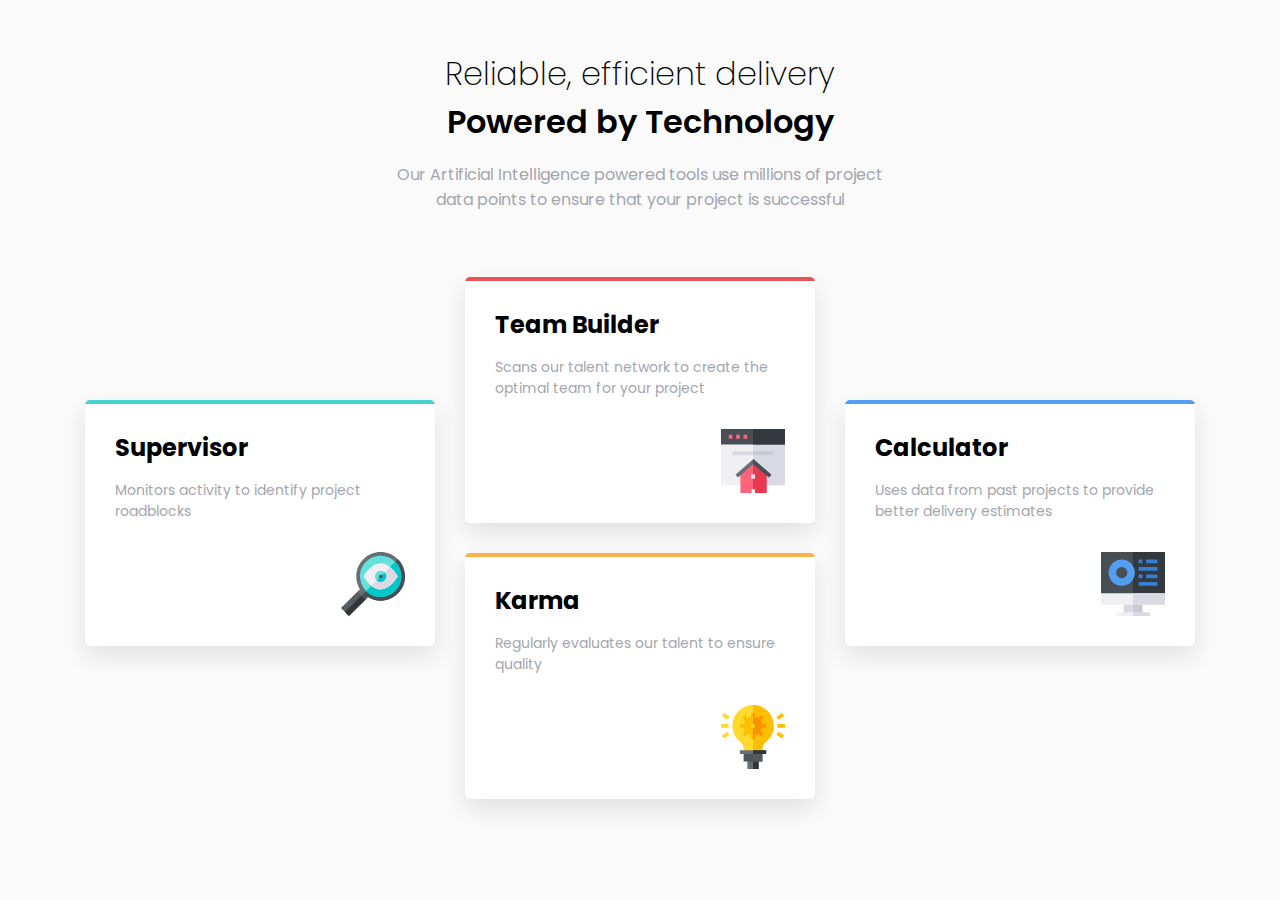
<file: four-card-feature-section-master/index.html>
<!DOCTYPE html>
<html lang="en">
<head>
  <meta charset="UTF-8">
  <meta name="viewport" content="width=device-width, initial-scale=1.0"> <!-- displays site properly based on user's device -->

  <link rel="icon" type="image/png" sizes="32x32" href="./images/favicon-32x32.png">
  <link rel="stylesheet" type="text/css" href="style.css">
  
  <title>Frontend Mentor | Four card feature section</title>

  <!-- Feel free to remove these styles or customise in your own stylesheet 👍 -->

</head>
<body>
  <header>
    <h1>Reliable, efficient delivery</h1>
    <h1 class="strong">Powered by Technology</h1>

    <p>Our Artificial Intelligence powered tools use millions of project data points 
    to ensure that your project is successful</p>
  </header>
  <div class="container">

    <div class="box color-cyan push">
      <h2>Supervisor</h2>
      <p>Monitors activity to identify project roadblocks</p>
      <img src="images/icon-supervisor.svg" alt="Supervisor">
    </div>

    <div class="box color-red">
      <h2>Team Builder</h2>
      <p> Scans our talent network to create the optimal team for your project</p>
      <img src="images/icon-team-builder.svg" alt="team Builder">
    </div>

    <div class="box color-blue push">
      <h2>Calculator</h2>
      <p>Uses data from past projects to provide better delivery estimates</p>
      <img src="images/icon-calculator.svg" alt="Calculator">
    </div>

    <div class="box color-orange">
      <h2>Karma</h2>
      <p>Regularly evaluates our talent to ensure quality</p>
      <img src="images/icon-karma.svg" alt="karma">
    </div>
    
  </div>
  

  
  
</body>
</html>
</file>
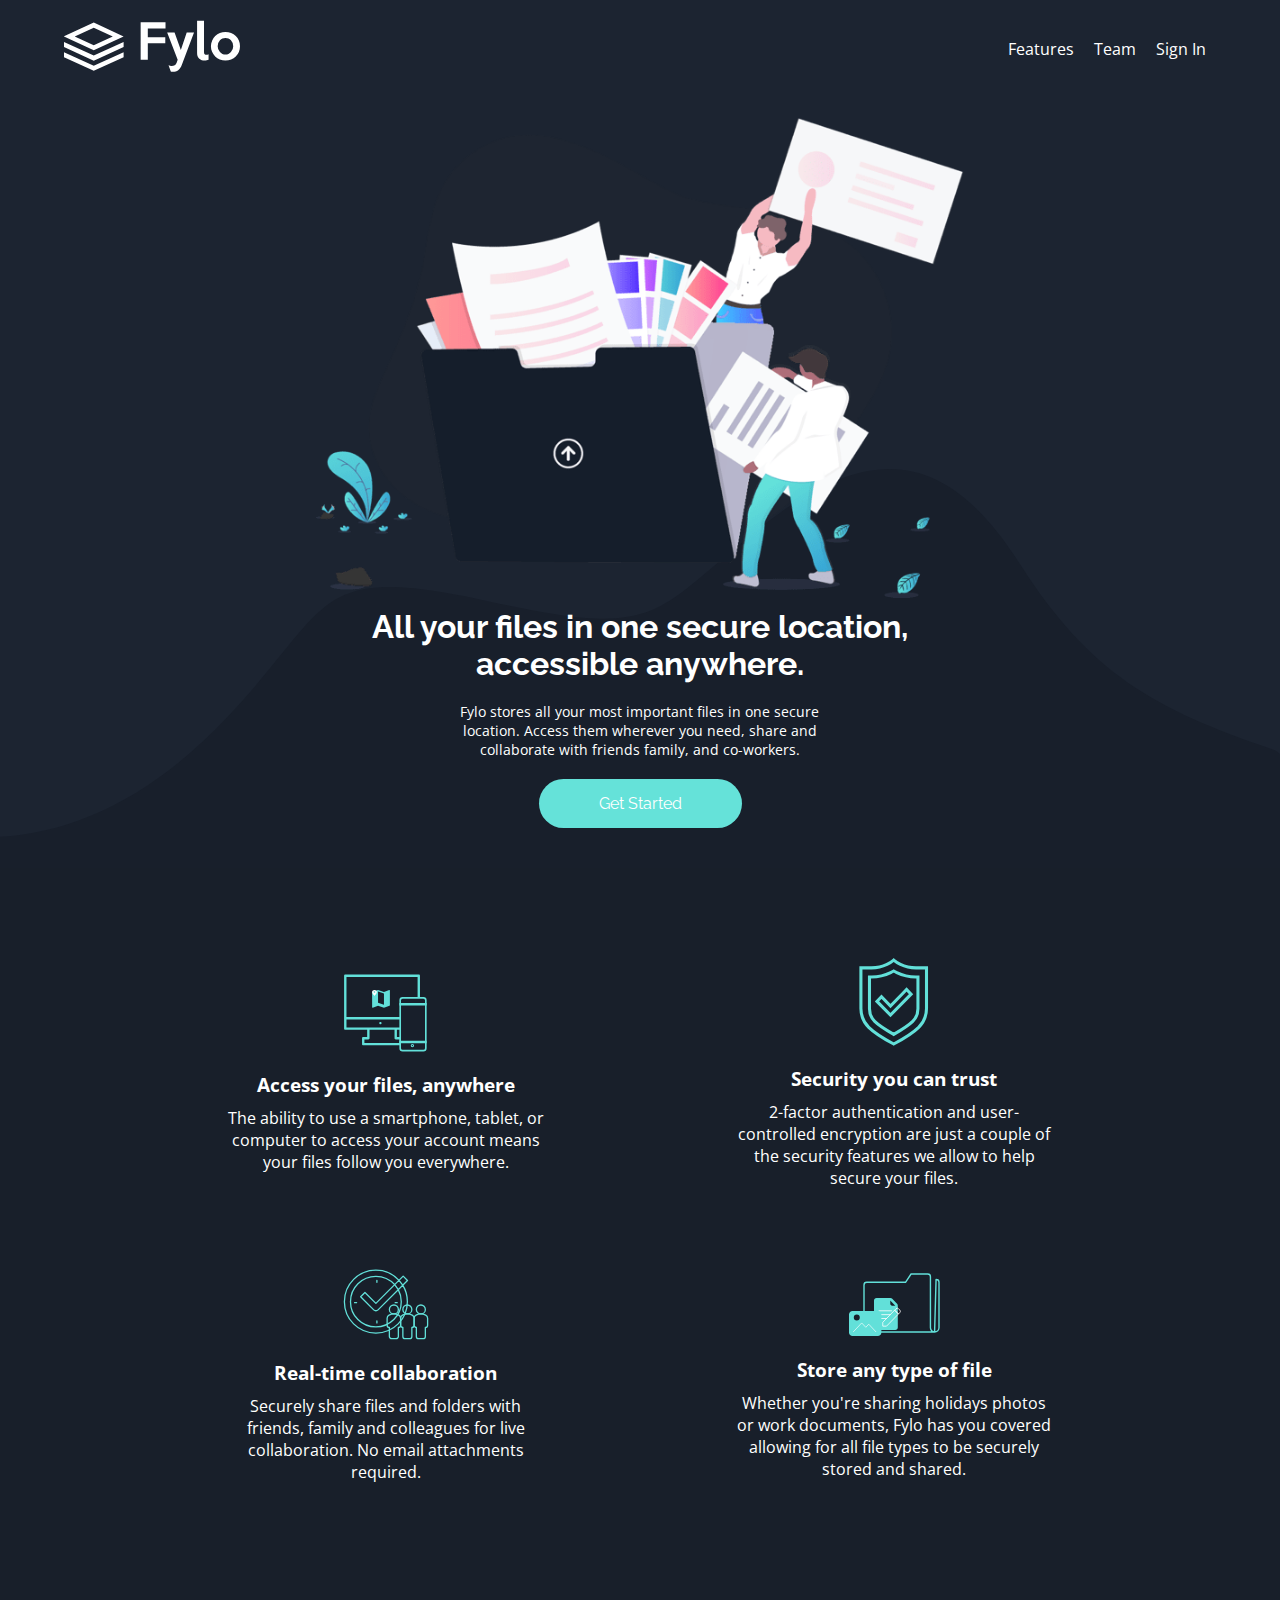
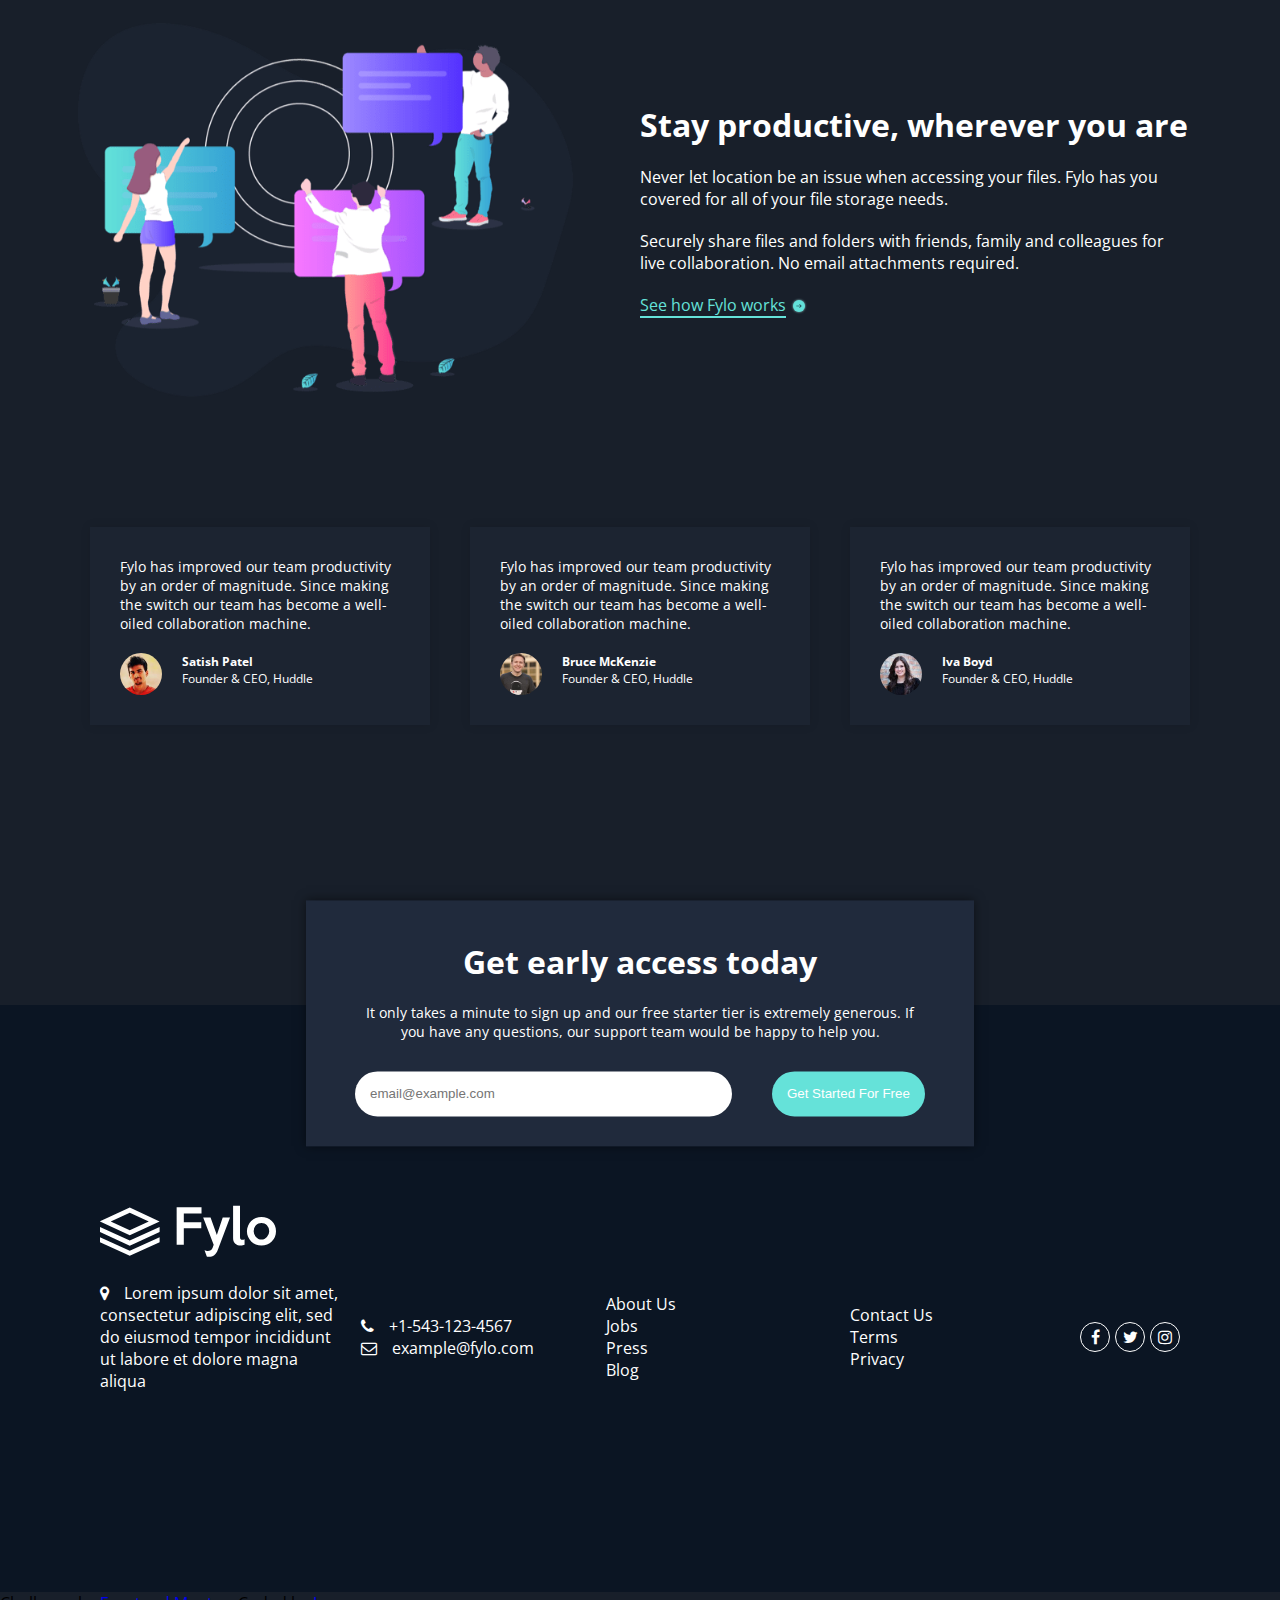
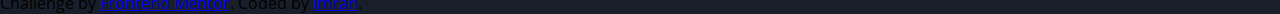
<file: fylo-dark-theme-landing-page-master/index.html>
<!DOCTYPE html>
<html lang="en">
<head>
  <meta charset="UTF-8">
  <meta name="viewport" content="width=device-width, initial-scale=1.0"> <!-- displays site properly based on user's device -->
  <link href="https://stackpath.bootstrapcdn.com/font-awesome/4.7.0/css/font-awesome.min.css" rel="stylesheet" integrity="sha384-wvfXpqpZZVQGK6TAh5PVlGOfQNHSoD2xbE+QkPxCAFlNEevoEH3Sl0sibVcOQVnN" crossorigin="anonymous">
  <link rel="stylesheet" type="text/css" href="style.css">
  <link rel="icon" type="image/png" sizes="32x32" href="./images/favicon-32x32.png">
  
  <title>Frontend Mentor | Fylo landing page with dark theme and features grid</title>

  <!-- Feel free to remove these styles or customise in your own stylesheet 👍 -->
  
</head>
<body>
  <header>
    <nav>
      <div class="logo">
        <img src="images/logo.svg">
      </div>
      <div class="nav-links">
        <ul>
          <li>Features</li>
          <li>Team</li>
          <li>Sign In</li>
        </ul>
      </div>
    </nav>
  </header>
  <div class="hero">
    <div class="hero-content">
    
        <img src="images/illustration-intro.png">
        <h1>All your files in one secure location, accessible anywhere.</h1>

        <p>Fylo stores all your most important files in one secure location. Access them wherever 
        you need, share and collaborate with friends family, and co-workers.</p>

        <button>Get Started</button>
    </div>
  </div>


  <section class="services">
    <div class="box">
      <img src="images/icon-access-anywhere.svg">
      <h3>Access your files, anywhere</h3>

      <p>The ability to use a smartphone, tablet, or computer to access your account means your 
      files follow you everywhere.</p>
    </div>


    <div class="box">
      <img src="images/icon-security.svg">
      <h3>Security you can trust</h3>

      <p>2-factor authentication and user-controlled encryption are just a couple of the security 
      features we allow to help secure your files.</p>
    </div>


    <div class="box">
      <img src="images/icon-collaboration.svg">
      <h3>Real-time collaboration</h3>

      <p>Securely share files and folders with friends, family and colleagues for live collaboration. 
      No email attachments required.</p>
    </div>


    <div class="box">

      <img src="images/icon-any-file.svg">
      <h3>Store any type of file</h3>

      <p>Whether you're sharing holidays photos or work documents, Fylo has you covered allowing for all 
      file types to be securely stored and shared.</p>
    </div>
  </section>
  

  <section class="productive">
    <div class="productive-img">
      <img src="images/illustration-stay-productive.png" alt="illustration-stay-productive">
    </div>
    
    <div class="productive-box">
      <h1>Stay productive, wherever you are</h1>

      <p>Never let location be an issue when accessing your files. Fylo has you covered for all of your file 
      storage needs.</p>

      <p>Securely share files and folders with friends, family and colleagues for live collaboration. No email 
    attachments required.</p>

      <div class="productive-link">
        <a href="#">See how Fylo works </a>
        <img src="images/icon-arrow.svg" alt="arrow">
      </div>

    </div>
    
  </section>
  

  <section class="quote-sec">
    <div class="quote-box">
      <p>Fylo has improved our team productivity by an order of magnitude. Since making the switch our team has 
      become a well-oiled collaboration machine.</p>

      <div class="profile">
        <img src="images/profile-1.jpg" alt="profile-1">

        <div class="profile-data">
          <p class="name">Satish Patel</p>
          <p>Founder & CEO, Huddle</p>
        </div>
      </div>
    </div>
    
    <div class="quote-box">
      <p>Fylo has improved our team productivity by an order of magnitude. Since making the switch our team has 
      become a well-oiled collaboration machine.<p>

      <div class="profile">
        <img src="images/profile-2.jpg" alt="profile-2">

        <div class="profile-data">
          <p class="name">Bruce McKenzie</p>
          <p>Founder & CEO, Huddle</p>
        </div>
      </div>
    </div>
    
    <div class="quote-box">
      <p>Fylo has improved our team productivity by an order of magnitude. Since making the switch our team has 
      become a well-oiled collaboration machine.</p>


      <div class="profile">
        <img src="images/profile-3.jpg" alt="profile-3">

        <div class="profile-data">
          <p class="name">Iva Boyd</p>
          <p>Founder & CEO, Huddle</p>
        </div>
      </div>
    </div>
    
  </section>
  

  

  

 
  <footer>
      <section class="content">
        <div class="content-box">
          <h1>Get early access today</h1>
          <p>It only takes a minute to sign up and our free starter tier is extremely generous. If you have any 
          questions, our support team would be happy to help you.</p>

          <div class="input">
            <input type="text" name="" placeholder="email@example.com">
            <button>Get Started For Free</button>
          </div>
        </div>
    </section>





    <div class="footer-box">
      <img src="images/logo.svg" alt="footer-logo">
      <div class="footer-content">
        <div class="para">
          <p><span><i class="fa fa-map-marker" aria-hidden="true"></i></span>Lorem ipsum dolor sit amet, consectetur adipiscing elit, sed do eiusmod tempor incididunt ut labore et 
          dolore magna aliqua</p>
        </div>

        <ul>
          <li><span><i class="fa fa-phone"></i></span>+1-543-123-4567</li>
          <li><span><i class="fa fa-envelope-o"></i></span>example@fylo.com</li>
        </ul>
          
        

        <ul>
          <li>About Us</li>
          <li>Jobs</li>
          <li>Press</li>
          <li>Blog</li>
        </ul>

        <ul>
          <li>Contact Us</li>
          <li>Terms</li>
          <li>Privacy</li>
        </ul>


        <div class="social">
          <div class="social-box">
            <i class="fa fa-facebook"></i>
          </div>

          <div class="social-box">
            <i class="fa fa-twitter"></i>
          </div>

          <div class="social-box">
            <i class="fa fa-instagram"></i>
          </div>
        </div>

      </div>

      
    </div>

  </footer>
  

  

  

  

  <footer>
    <p class="attribution">
      Challenge by <a href="https://www.frontendmentor.io?ref=challenge" target="_blank">Frontend Mentor</a>. 
      Coded by <a href="#">Imran</a>.
    </p>
  </footer>
</body>
</html>
</file>
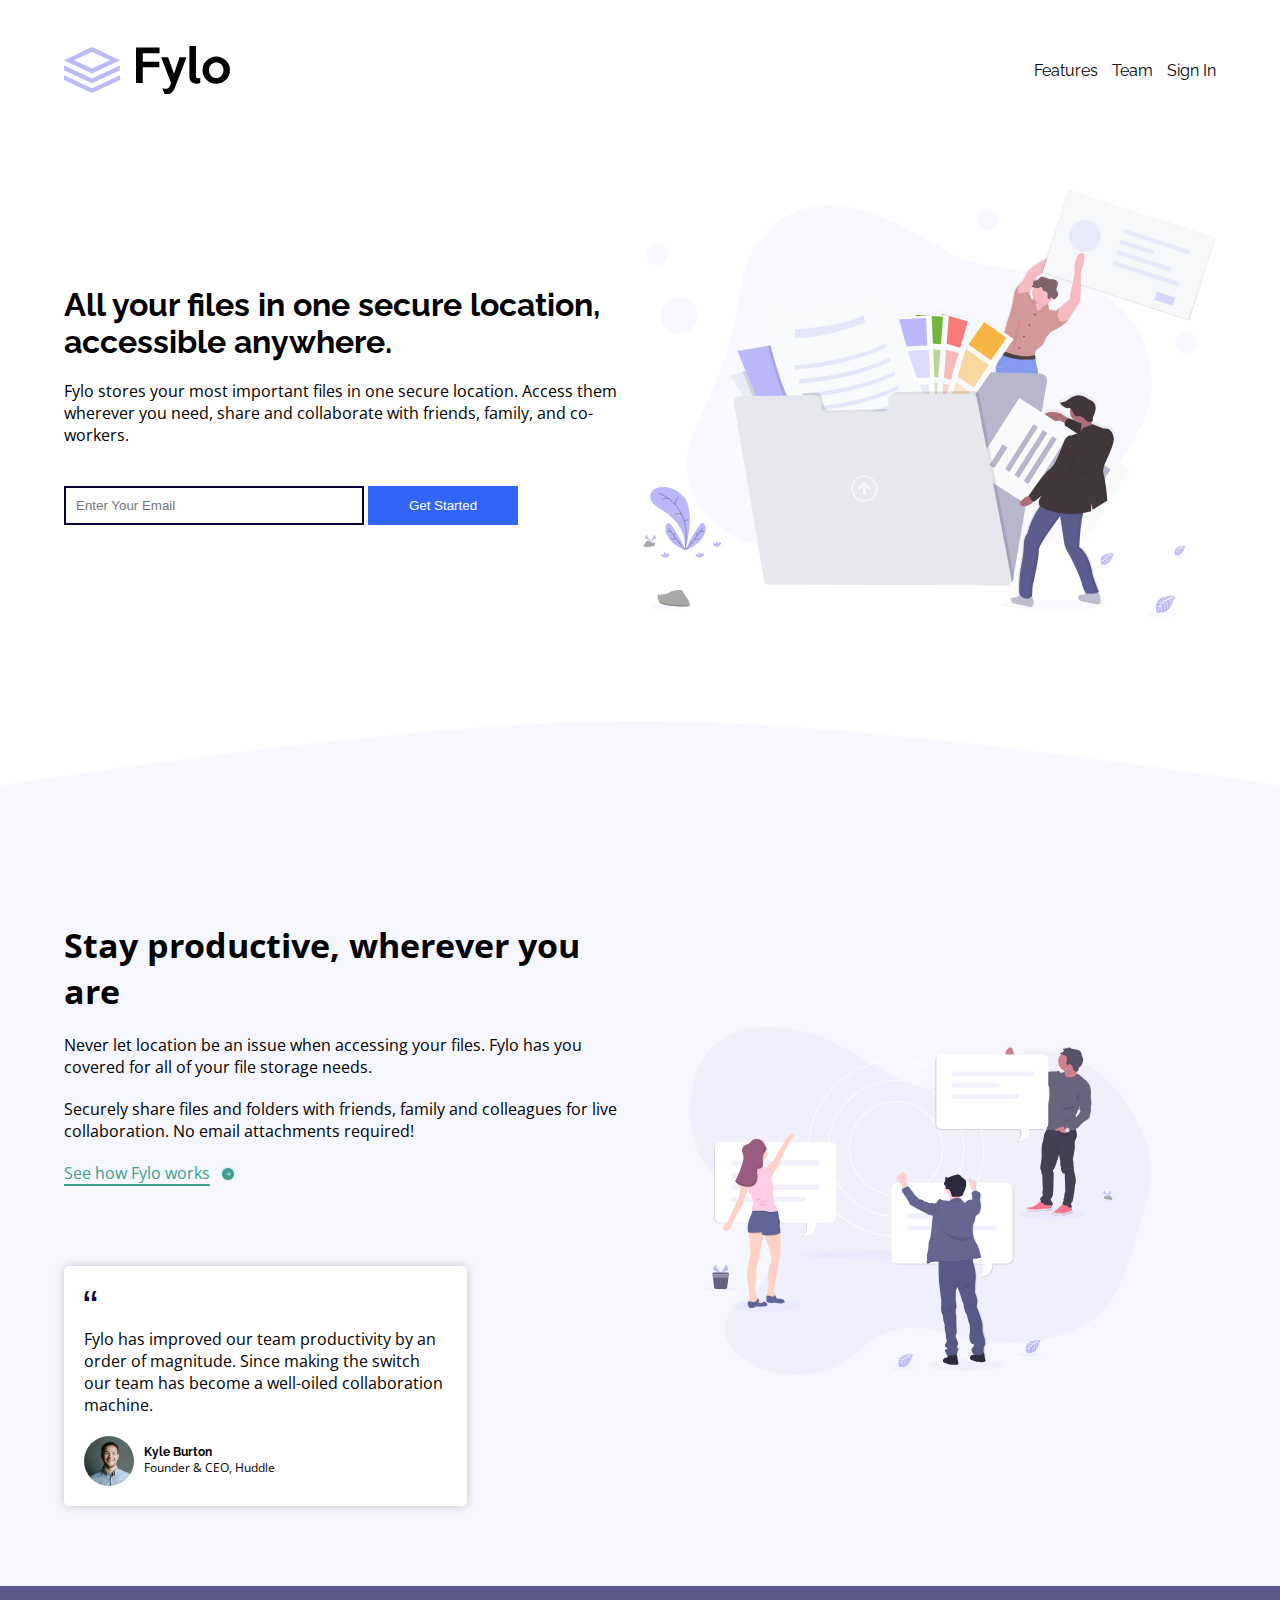
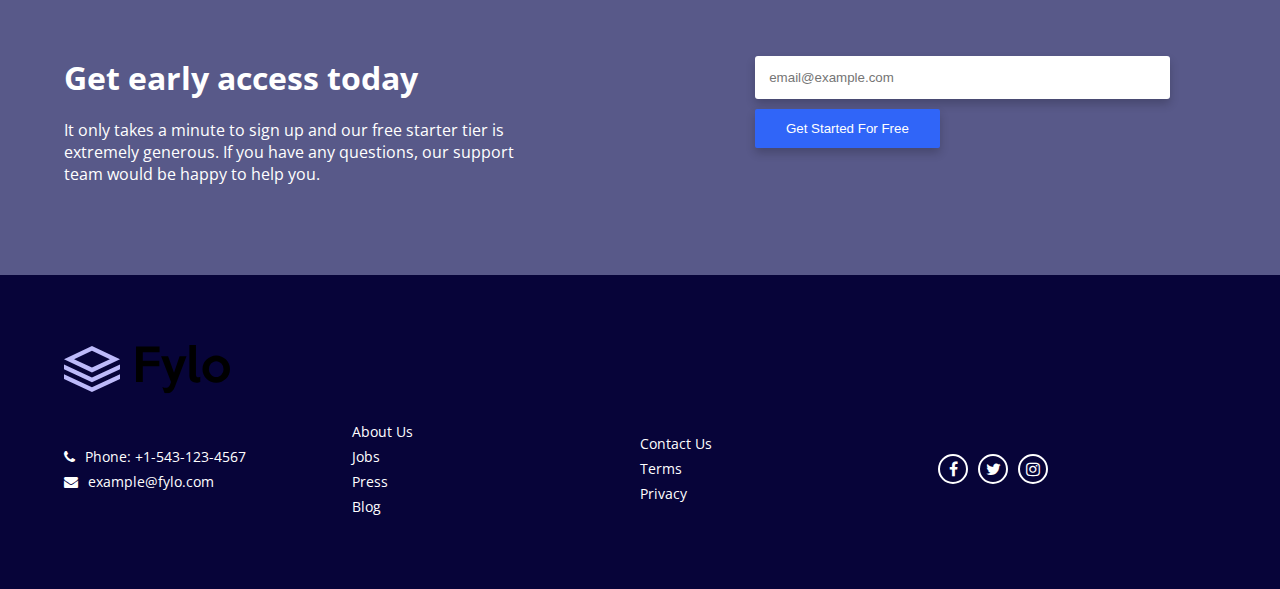
<file: fylo-landing-page-with-two-column-layout-master/index.html>
<!DOCTYPE html>
<html lang="en">
<head>
  <meta charset="UTF-8">
  <meta name="viewport" content="width=device-width, initial-scale=1.0"> <!-- displays site properly based on user's device -->
  <link rel="stylesheet" type="text/css" href="style.css">
  <link href="https://stackpath.bootstrapcdn.com/font-awesome/4.7.0/css/font-awesome.min.css" rel="stylesheet" integrity="sha384-wvfXpqpZZVQGK6TAh5PVlGOfQNHSoD2xbE+QkPxCAFlNEevoEH3Sl0sibVcOQVnN" crossorigin="anonymous">
  <link rel="icon" type="image/png" sizes="32x32" href="./images/favicon-32x32.png">
  
  <title>Frontend Mentor | Fylo landing page with two column layout</title>

  <!-- Feel free to remove these styles or customise in your own stylesheet 👍 -->
  
</head>
<body>
<div class="header">
  <nav>
    <img src="images/logo.svg" alt="logo">
    <ul>
      <li>Features</li>
      <li>Team</li>
      <li>Sign In</li>
    </ul>
  </nav>

  <div class="hero">
    <div class="hero-data">
      <h1>All your files in one secure location, accessible anywhere.</h1>
      <p>Fylo stores your most important files in one secure location. 
      Access them wherever you need, share and collaborate with friends, 
      family, and co-workers.</p>
      <input type="text" name="" placeholder="Enter Your Email">
      <button>Get Started</button>
    </div>

    <div class="hero-img">
      <img src="images/illustration-1.svg" alt="">
    </div>
  </div>


</div>
  
  

  
<section class="productive">
  <div class="productive-data">
    <div class="productive-box">

      <h1>Stay productive, wherever you are</h1>
      <p>Never let location be an issue when accessing your files. Fylo has you 
      covered for all of your file storage needs.</p>
      
      <p>Securely share files and folders with friends, family and colleagues for 
      live collaboration. No email attachments required!</p>

      <div class="link">
        <a href="#">See how Fylo works</a>
        <img src="images/icon-arrow.svg">
      </div>
      

      <div class="q-box">
        <img src="images/icon-quotes.svg" alt="quotes">
        <p>Fylo has improved our team productivity by an order of magnitude. Since 
        making the switch our team has become a well-oiled collaboration machine.</p>

        <div class="profile">
          <img src="images/avatar-testimonial.jpg">
          <div class="title">
            <p class="name">Kyle Burton</p>
            <p>Founder & CEO, Huddle</p>
          </div>
        </div>
      </div>
    </div>
    
    <div class="productive-img">
      <img src="images/illustration-2.svg" alt="illustration-2">
    </div>
  </div>

  
</section>


<section class="contact">
  <div class="contact-box">
    <div class="contact-data">
      <h1>Get early access today</h1>
      <p>It only takes a minute to sign up and our free starter tier is extremely generous. 
      If you have any questions, our support team would be happy to help you.</p>
    </div>

    <div class="contact-input">
      <input type="text" name="" placeholder="email@example.com">
      <button>Get Started For Free</button>
    </div>
    
  </div>
</section>

  

  
<footer class="footer">
  <div class="footer-box">
    <img src="images/logo.svg">

    <div class="ul">
      <ul>
        <li><i class="fa fa-phone"></i>Phone: +1-543-123-4567</li>
        <li><i class="fa fa-envelope"></i>example@fylo.com</li>
      </ul>

      <ul>
        <li>About Us</li>
        <li>Jobs</li>
        <li>Press</li>
        <li>Blog</li>
      </ul>

      <ul>
        <li>Contact Us</li>
        <li>Terms</li>
        <li>Privacy</li>
      </ul>


      <div class="social">

        <div class="box">
          <i class="fa fa-facebook"></i>
        </div>

        <div class="box">
          <i class="fa fa-twitter"></i>
        </div>

        <div class="box">
          <i class="fa fa-instagram"></i>
        </div>

      </div>

    </div>
  </div>
</footer>
  

  
</body>
</html>
</file>
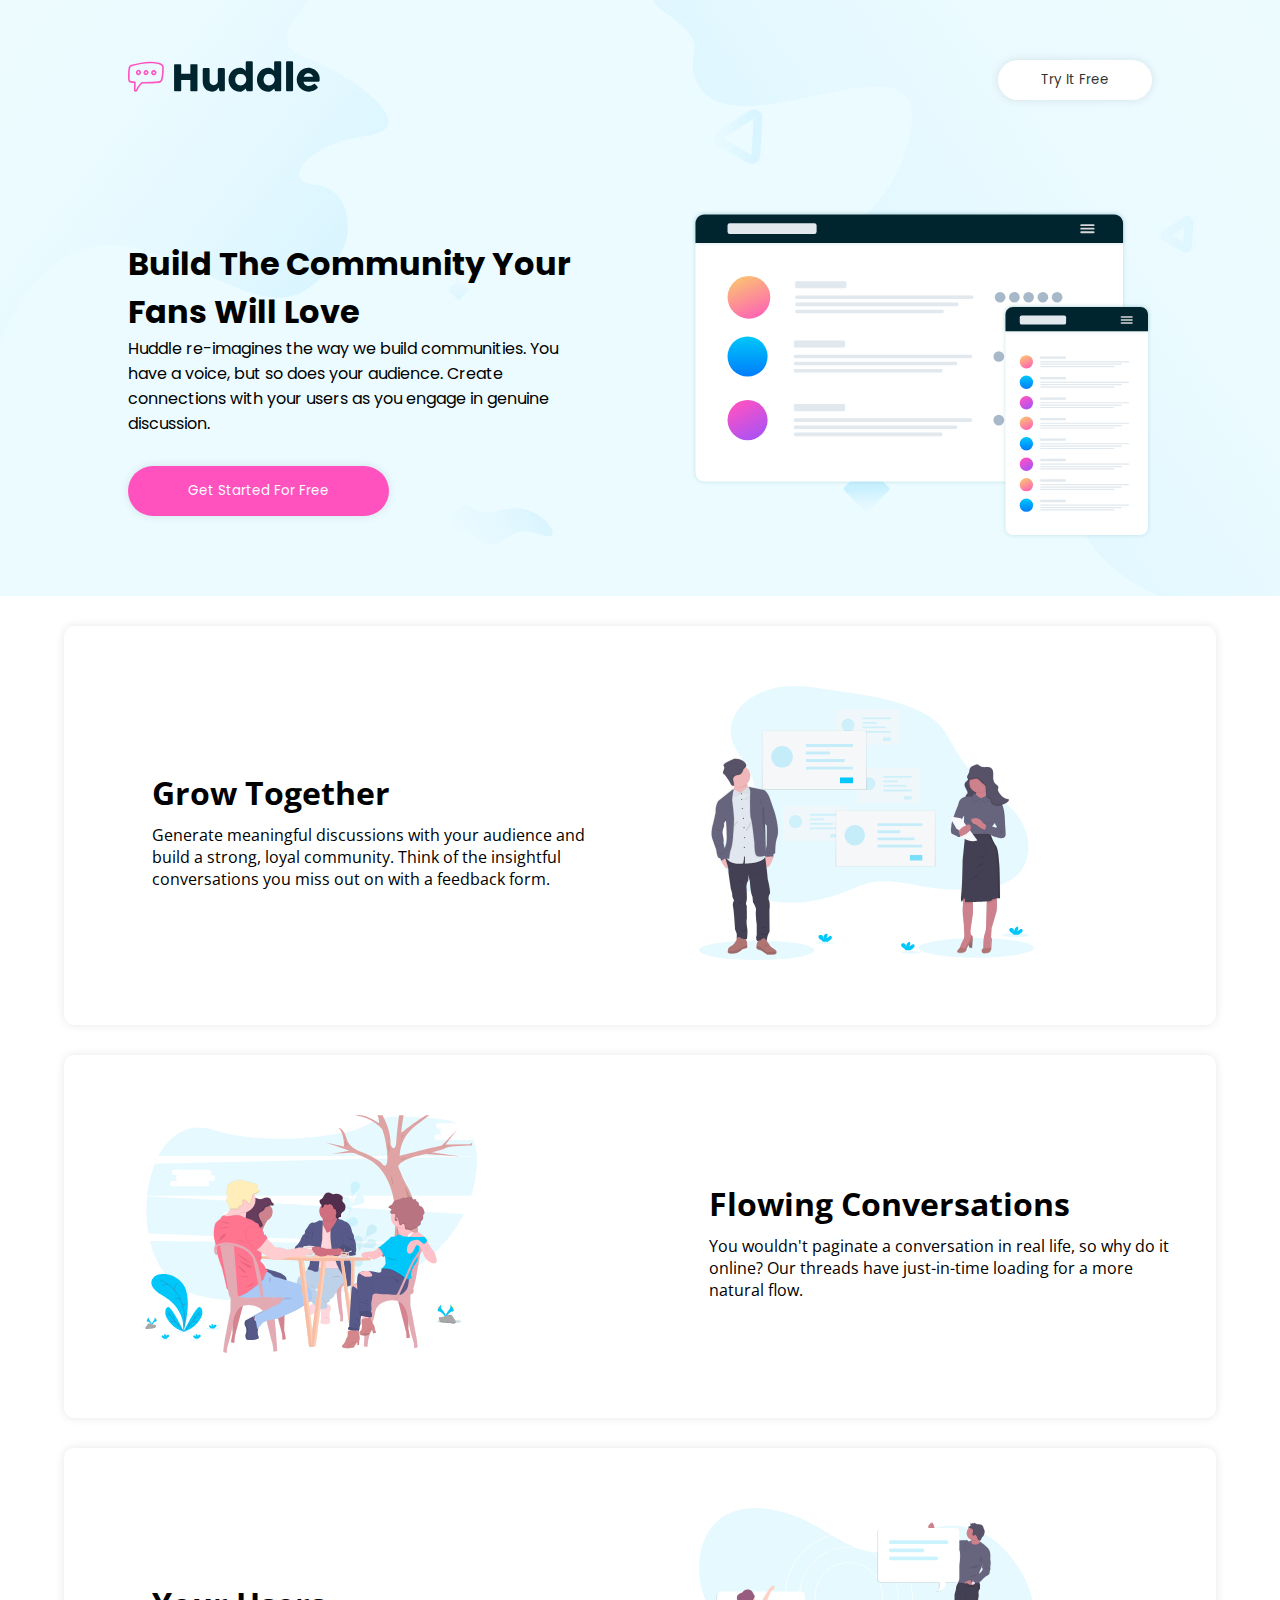
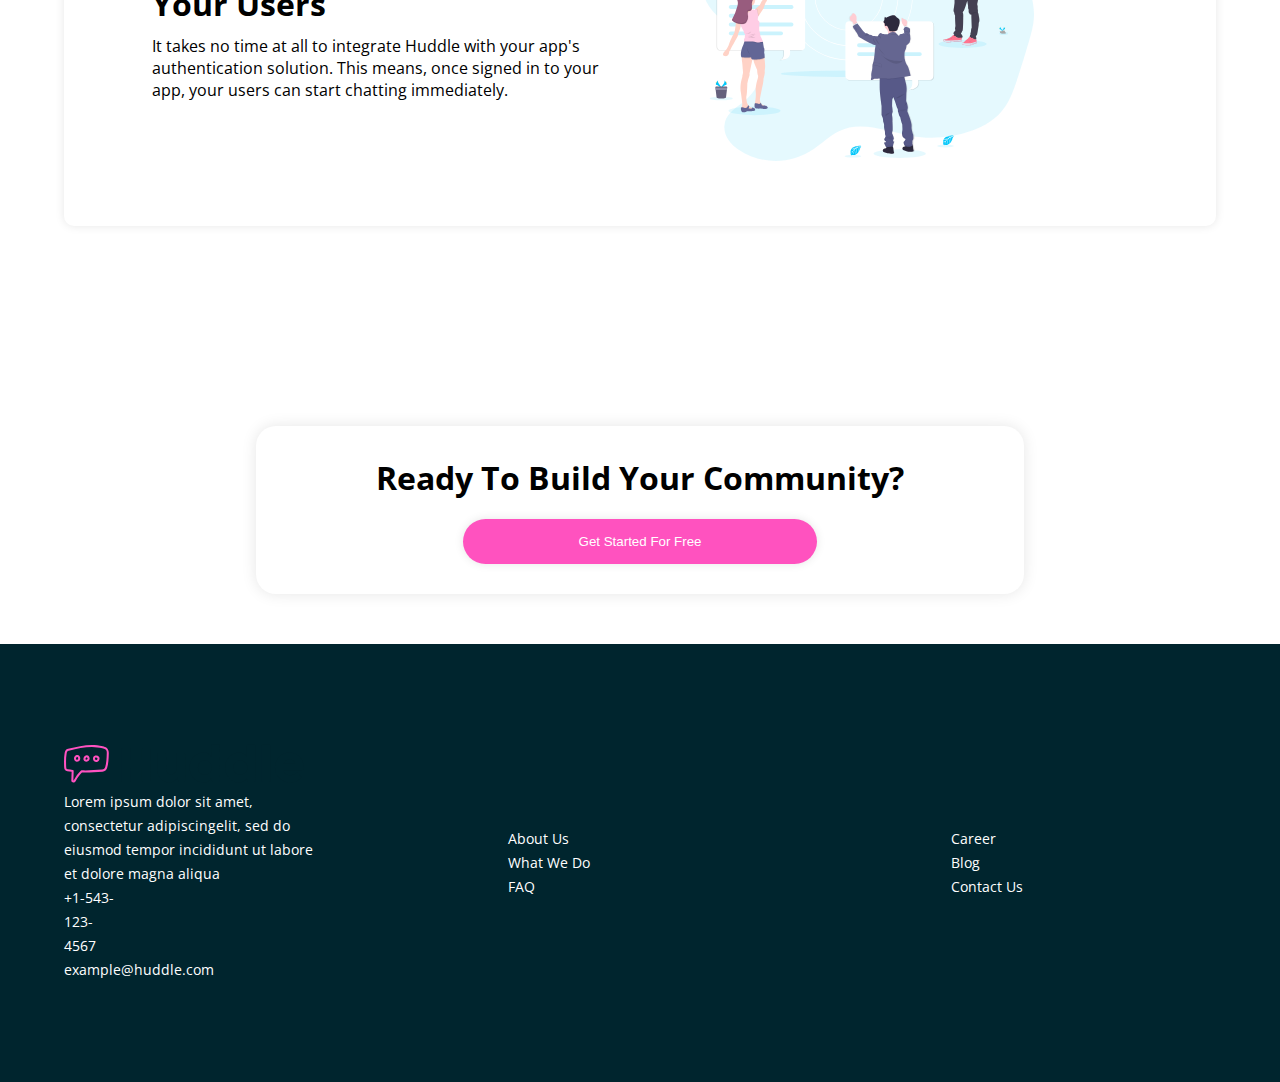
<file: huddle-landing-page-with-alternating-feature-blocks-master/index.html>
<!DOCTYPE html>
<html lang="en">
<head>
  <meta charset="UTF-8">
  <meta name="viewport" content="width=device-width, initial-scale=1.0"> <!-- displays site properly based on user's device -->

  <link rel="icon" type="image/png" sizes="32x32" href="./images/favicon-32x32.png">
  <link rel="stylesheet" type="text/css" href="style.css">
  
  <title>Frontend Mentor | Huddle landing page with alternating feature blocks</title>

  <!-- Feel free to remove these styles or customise in your own stylesheet 👍 -->
  
</head>
<body>

  <div class="container">
    <header>
      <nav>
        <div class="img">
          <img src="images/logo.svg" alt="logo">
        </div>
        <button class="nav-btn">Try It Free</button>
      </nav>

      <div class="row">
        <div class="text-content">
          <h1>Build The Community Your Fans Will Love</h1>

          <p>Huddle re-imagines the way we build communities. You have a voice, but so does your audience. 
          Create connections with your users as you engage in genuine discussion.</p>


          <button class="content-btn">Get Started For Free</button>
        </div>


        <div class="img-content">
          <img src="images/illustration-mockups.svg" alt="illustration">
        </div>
      </div>
    </header>

    <main>
      <div class="wrapper">
        <div class="box">
          <div class="text-box">
            <h1>Grow Together</h1>
            <p>Generate meaningful discussions with your audience and build a strong, loyal community. 
            Think of the insightful conversations you miss out on with a feedback form.</p>
          </div>

          <div class="img-box">
            <img src="images/illustration-grow-together.svg">
          </div>

        </div>
        <div class="box">
          <div class="img-box">
            <img src="images/illustration-flowing-conversation.svg">
          </div>
          
          <div class="text-box column">
            <h1>Flowing Conversations</h1>
            <p>You wouldn't paginate a conversation in real life, so why do it online? Our threads 
            have just-in-time loading for a more natural flow.</p>
          </div>

          
        </div>
        <div class="box">
          <div class="text-box">
            <h1>Your Users</h1>
            <p>It takes no time at all to integrate Huddle with your app's authentication solution. 
            This means, once signed in to your app, your users can start chatting immediately.</p>
          </div>

          <div class="img-box">
            <img src="images/illustration-your-users.svg">
          </div>
        </div>
      </div>



      <div class="contact">
        <h1>Ready To Build Your Community?</h1>
        <button>Get Started For Free</button>
      </div>
    </main>

    <footer>
      
      <div class="footer-box">
        <div class="st">
          <img src="images/logo.svg">
          <p>Lorem ipsum dolor sit amet, consectetur adipiscingelit, sed do eiusmod tempor 
          incididunt ut labore et dolore magna aliqua
          </p>
          <ul>
            <li>+1-543-123-4567</li>
            <li>example@huddle.com</li>
          </ul>
        </div>

        <ul>
          <li>About Us</li>
          <li>What We Do</li>
          <li>FAQ</li>
        </ul>

        <ul>
          <li>Career</li>
          <li>Blog</li>
          <li>Contact Us</li>
        </ul>
      </div>
      
    </footer>
    
  </div>

  

  

  

  

  
  
  


</body>
</html>
</file>
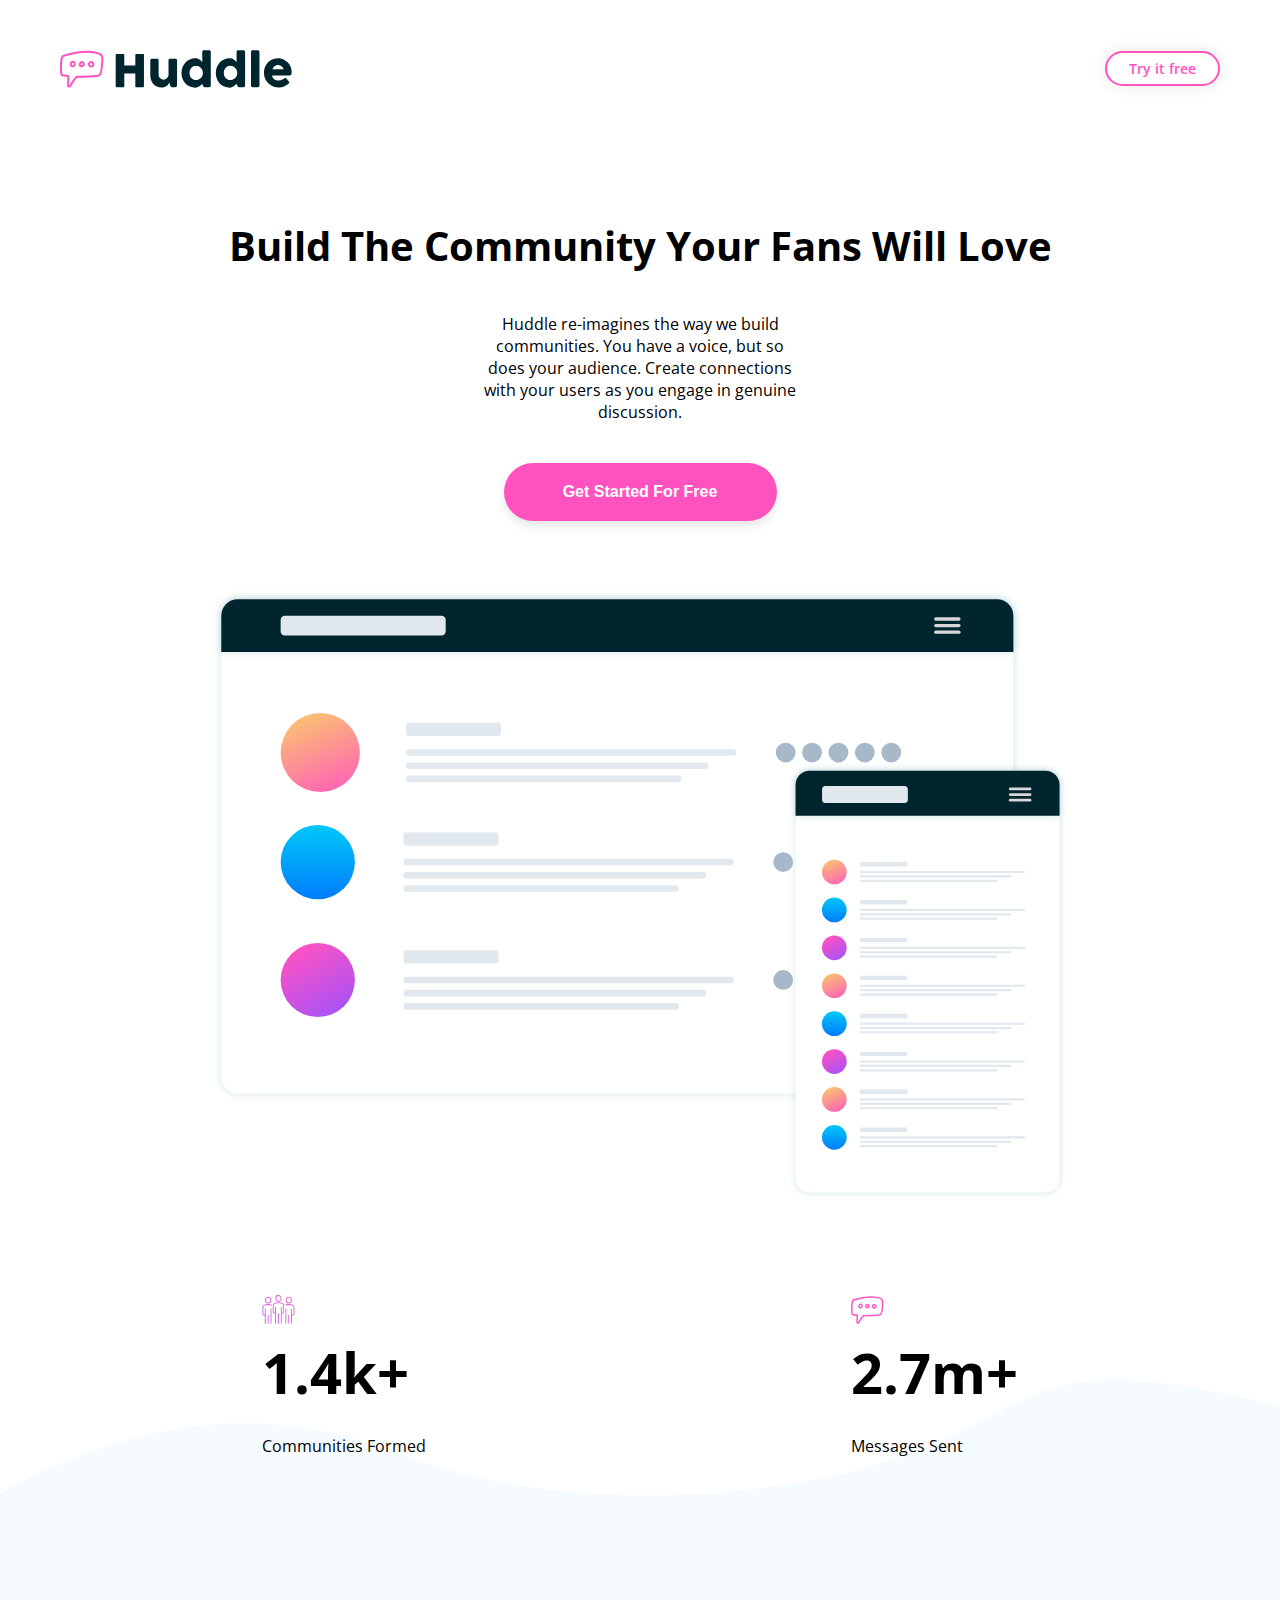
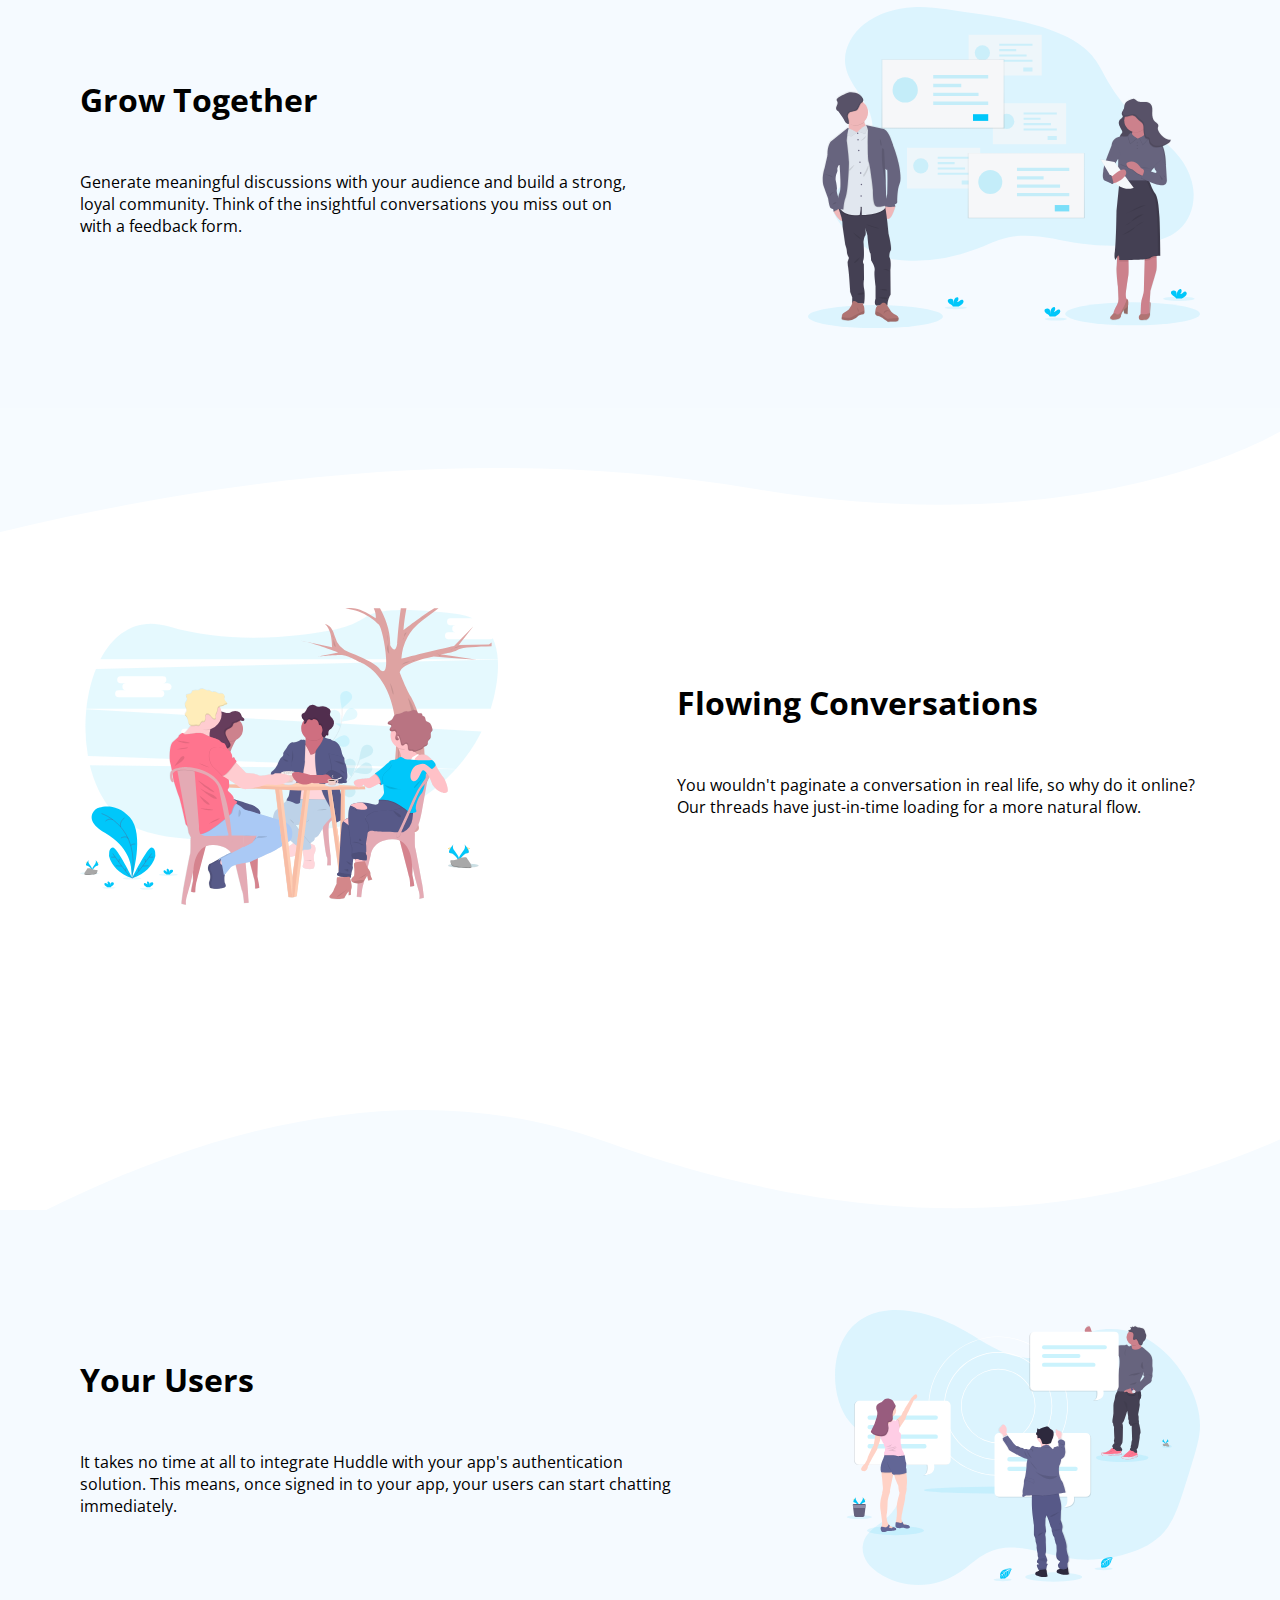
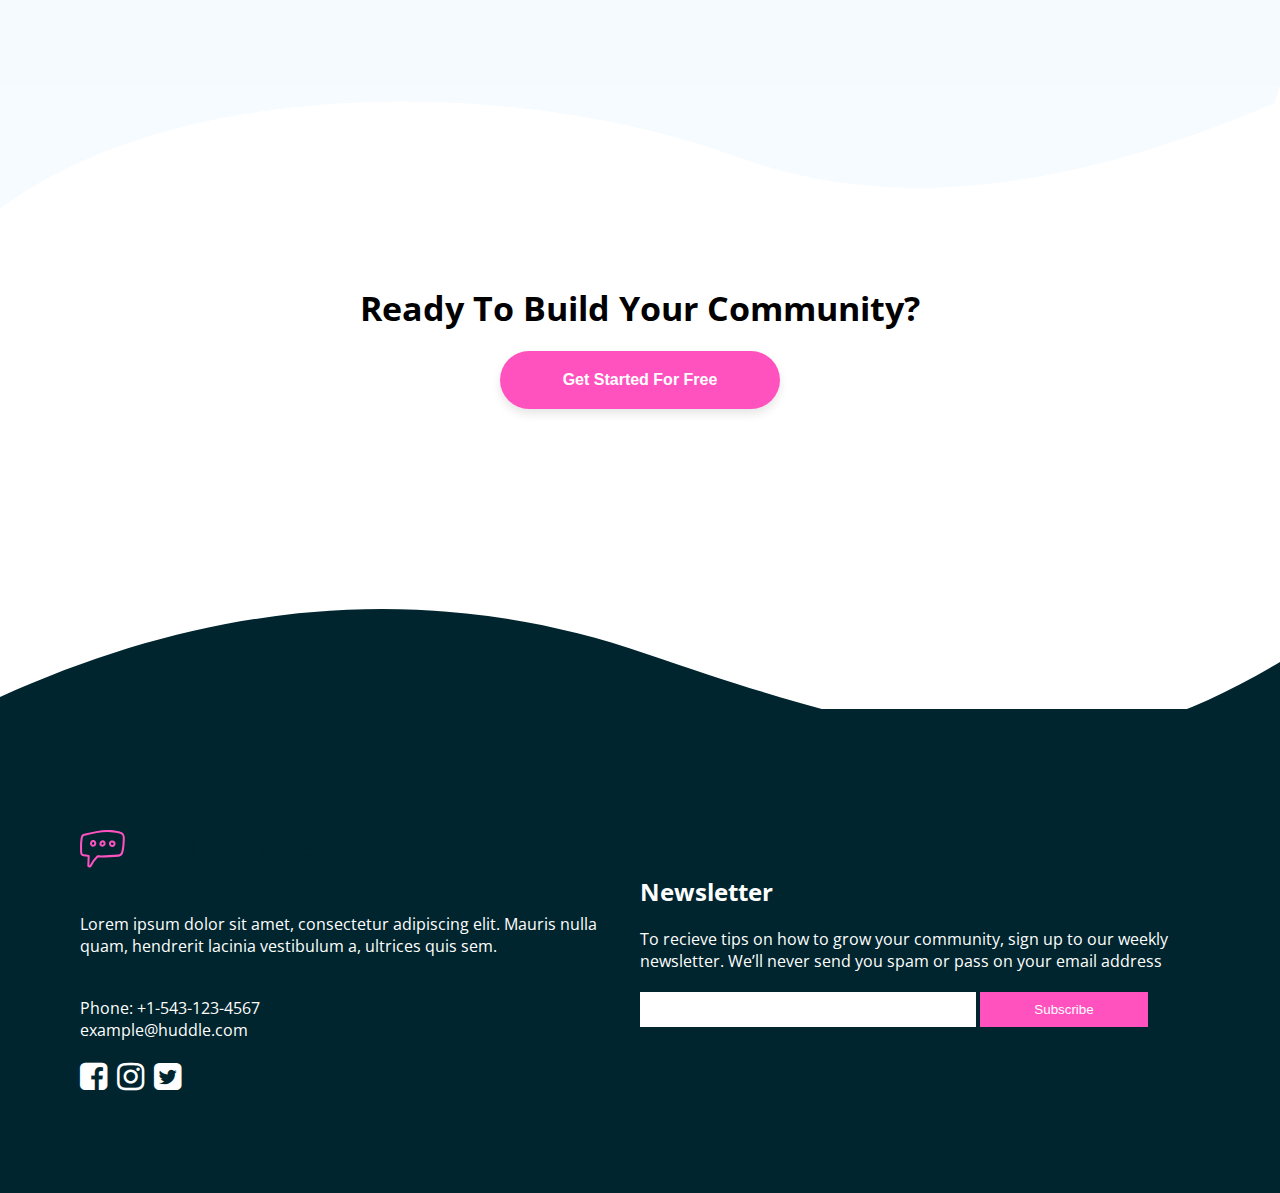
<file: huddle-landing-page-with-curved-sections-master/index.html>
<!DOCTYPE html>
<html lang="en">
<head>
  <meta charset="UTF-8">
  <meta name="viewport" content="width=device-width, initial-scale=1.0"> <!-- displays site properly based on user's device -->
  <link href="https://stackpath.bootstrapcdn.com/font-awesome/4.7.0/css/font-awesome.min.css" rel="stylesheet" integrity="sha384-wvfXpqpZZVQGK6TAh5PVlGOfQNHSoD2xbE+QkPxCAFlNEevoEH3Sl0sibVcOQVnN" crossorigin="anonymous">
  <link rel="icon" type="image/png" sizes="32x32" href="./images/favicon-32x32.png">
  <link rel="stylesheet" type="text/css" href="style.css">
  
  <title>Frontend Mentor | Huddle landing page with curved sections</title>

  <!-- Feel free to remove these styles or customise in your own stylesheet 👍 -->
  
</head>
<body>
  <header>
    <nav>
      <img src="images/logo.svg" alt="logo">
      <button class="nav-btn">Try it free</button>
    </nav>

    <div class="hero">
      <h1>Build The Community Your Fans Will Love</h1>
      <p>Huddle re-imagines the way we build communities. You have a voice, but so does 
      your audience. Create connections with your users as you engage in genuine discussion.</p>
      <button class="hero-btn">Get Started For Free</button>
    </div>
  </header>
  

  <section class="img">
    <img src="images/screen-mockups.svg">
  </section>





  <section class="notifiaction">
    <div class="communities">
      <img src="images/icon-communities.svg">

      <h1>1.4k+</h1>
      <p>Communities Formed</p>
    </div>

    <div class="messages">
      <img src="images/icon-messages.svg">

      <h1>2.7m+</h1>
      <p>Messages Sent</p>
    </div>
  </section>

  

  

  <div class="together">
    <div class="text-content">
      <h1>Grow Together</h1>
      <p>Generate meaningful discussions with your audience and build a strong, loyal community. 
      Think of the insightful conversations you miss out on with a feedback form.</p>
    </div>

    <div class="img">
      <img src="images/illustration-grow-together.svg">
    </div>
  </div>
  
   
  <div class="flowing">
    <div class="img">
      <img src="images/illustration-flowing-conversation.svg">
    </div>

    <div class="text-content">
      <h1>Flowing Conversations</h1>
      <p>You wouldn't paginate a conversation in real life, so why do it online? Our threads have 
      just-in-time loading for a more natural flow.
    </p>
    </div>
  </div>
  
  

  <section class="users">
    <div class="bg">
      <div class="text-content">
        <h1>Your Users</h1>
        <p>It takes no time at all to integrate Huddle with your app's authentication solution. This means, 
        once signed in to your app, your users can start chatting immediately.</p>
      </div>

      <div class="img">
        <img src="images/illustration-your-users.svg">
      </div>
    </div>
    
  </section>
  
  

  <section class="start">
    <div class="data">
      <h1>Ready To Build Your Community?</h1>
      <button>Get Started For Free</button>
    </div>
  </section>
  
  
  <footer>
    <div class="bg">
      <div class="footer-left">
        <img src="images/logo.svg">
        <p>Lorem ipsum dolor sit amet, consectetur adipiscing elit. Mauris nulla quam, hendrerit lacinia 
        vestibulum a, ultrices quis sem.</p>
        <ul>
          <li>Phone: +1-543-123-4567</li>
          <li>example@huddle.com</li>
        </ul>

        <div class="social">
          <div class="box">
            <i class="fa fa-facebook-square fa-2x"></i>
          </div>

          <div class="box">
            <i class="fa fa-instagram fa-2x"></i>
          </div>

          <div class="box">
            <i class="fa fa-twitter-square fa-2x"></i>
          </div>

        </div>
      </div>

      <div class="footer-right">
        <h2>Newsletter</h2>
        <p>To recieve tips on how to grow your community, sign up to our weekly newsletter. We’ll never 
        send you spam or pass on your email address</p>
        <input type="text" name="">
        <button>Subscribe</button>
      </div>
    </div>
    
  </footer>

  
  
  
  

  
  

  

 
</body>
</html>
</file>
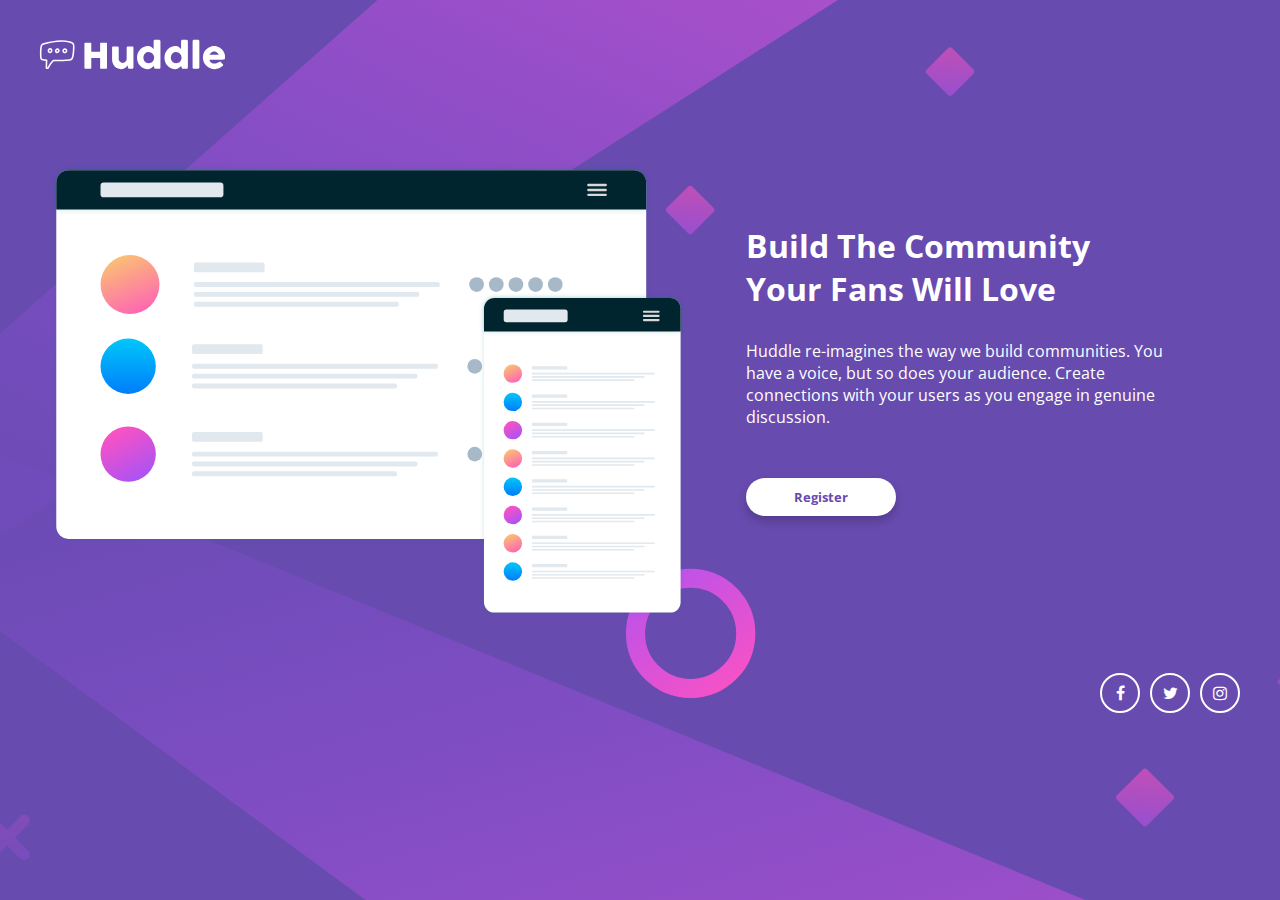
<file: huddle-landing-page-with-single-introductory-section-master/index.html>
<!DOCTYPE html>
<html lang="en">
<head>
  <meta charset="UTF-8">
  <meta name="viewport" content="width=device-width, initial-scale=1.0"> <!-- displays site properly based on user's device -->

  <link rel="icon" type="image/png" sizes="32x32" href="./images/favicon-32x32.png">
  <link rel="stylesheet" type="text/css" href="style.css">
  <link href="https://stackpath.bootstrapcdn.com/font-awesome/4.7.0/css/font-awesome.min.css" rel="stylesheet" integrity="sha384-wvfXpqpZZVQGK6TAh5PVlGOfQNHSoD2xbE+QkPxCAFlNEevoEH3Sl0sibVcOQVnN" crossorigin="anonymous">
  
  <title>Frontend Mentor | Huddle landing page with single introductory section</title>

  <!-- Feel free to remove these styles or customise in your own stylesheet 👍 -->
  <style>
    .attribution { font-size: 11px; text-align: center; }
    .attribution a { color: hsl(228, 45%, 44%); }
  </style>
</head>
<body>


<div class="container">
  <nav>
    <img src="images/logo.svg" class="logo" alt="huddle">
  </nav>
  <div class="flex">

    <div class="img">
      <img src="images/illustration-mockups.svg">
    </div>


    <div class="text-content">
      <h1>Build The Community Your Fans Will Love</h1>

      <p>Huddle re-imagines the way we build communities. You have a voice, but so does your audience. 
      Create connections with your users as you engage in genuine discussion.</p>


      <button>Register</button>
    </div>


  </div>

  <div class="social">
    <ul>
      <li>
        <a href="#">
          <i class="fa fa-facebook"></i>
        </a>
      </li>

      <li>
        <a href="#">
          <i class="fa fa-twitter"></i>
        </a>
      </li>

      <li>
        <a href="#">
          <i class="fa fa-instagram"></i>
        </a>
      </li>
    </ul>
  </div>
  

</div>

  
</body>
</html>
</file>
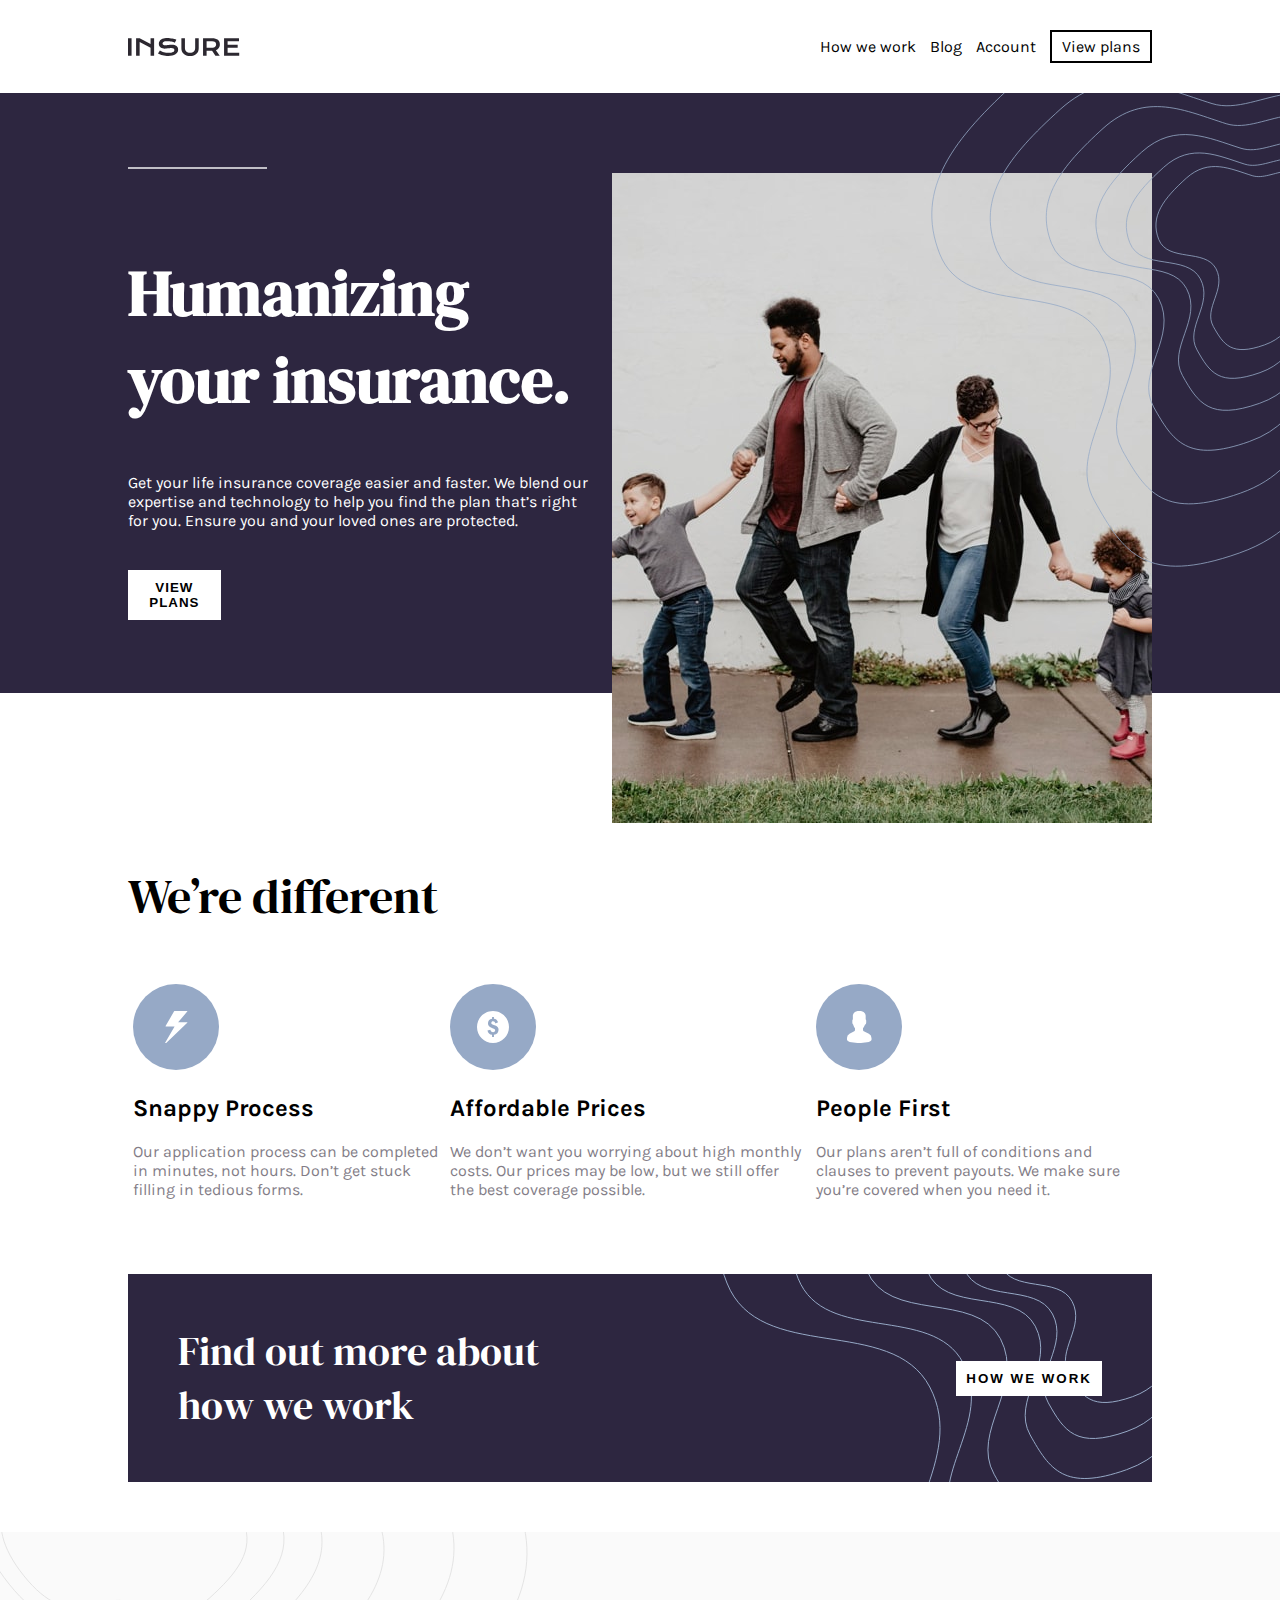
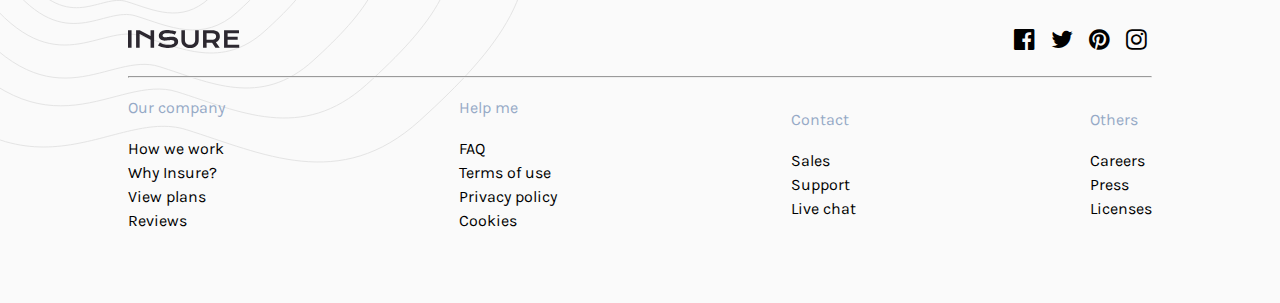
<file: insure-landing-page-master/index.html>
<!DOCTYPE html>
<html lang="en">
<head>
  <meta charset="UTF-8">
  <meta name="viewport" content="width=device-width, initial-scale=1.0"> <!-- displays site properly based on user's device -->
  <script src="https://ajax.googleapis.com/ajax/libs/jquery/3.4.1/jquery.min.js"></script>
  <link href="https://stackpath.bootstrapcdn.com/font-awesome/4.7.0/css/font-awesome.min.css" rel="stylesheet">
  <link rel="stylesheet" type="text/css" href="style.css">
  <link rel="icon" type="image/png" sizes="32x32" href="./images/favicon-32x32.png">
  
  <title>Frontend Mentor | Insure landing page</title>

  <!-- Feel free to remove these styles or customise in your own stylesheet 👍 -->
 
</head>
<body>

  <header>
    <nav>
      <div class="logo">
        <img src="images/logo.svg" alt="logo">
      </div>
      

      <div class="menu">
        <div class="bar"></div>
        <div class="bar bar2"></div>
        <div class="bar"></div>
      </div>

      <ul>
        <li>How we work</li>
        <li>Blog</li>
        <li>Account</li>

        <li class="nav-btn">View plans</li>
     </ul>
    </nav>
  </header>


  <main>

    <div class="first-box">
      <div class="img-box">
        <img src="images/bg-pattern-intro-right-desktop.svg">
      </div>
      
      <div class="content">
        
        <div class="data">
          <div class="straight-line"></div>
          <h1>Humanizing your insurance.</h1>
          <p>Get your life insurance coverage easier and faster. We blend our expertise 
          and technology to help you find the plan that’s right for you. Ensure you 
          and your loved ones are protected.</p>
          <button class="content-btn">View plans</button>
        </div>

        <div class="imgs">
          <img src="images/image-intro-desktop.jpg" alt="intro-desktop" class="img-desktop">
          <img src="images/image-intro-mobile.jpg" alt="intro-mobile" class="intro-mobile">
        </div>
      </div>

      <div class="content2">
        <div class="wrapper">
          <h1>We’re different</h1>

          <div class="box-wrapper">
            <div class="box">
              <img src="images/icon-snappy-process.svg" alt="snappy">
              <h2>Snappy Process</h2>
              <p>Our application process can be completed in minutes, not hours. Don’t get 
              stuck filling in tedious forms.</p>
            </div>

            <div class="box">
              <img src="images/icon-affordable-prices.svg" alt="Affordable">
              <h2>Affordable Prices</h2>
              <p>We don’t want you worrying about high monthly costs. Our prices may be low, 
            but we still offer the best coverage possible.</p>
            </div>

            <div class="box">
              <img src="images/icon-people-first.svg">
              <h2>People First</h2>
              <p>Our plans aren’t full of conditions and clauses to prevent payouts. We make 
              sure you’re covered when you need it.</p>
            </div>
          </div>
        </div>
        
    </div>
  </main>

  
  
  <section>
    <div class="bottom">
      <div class="text-content">
        <p>Find out more about how we work</p>
        
      </div>
      

      <div class="b-btn">
        <button>How We work</button>
      </div>
    </div>
  </section>



<section class="footer">
  <div class="footer-sec">

    <div class="social">
      <img src="images/logo.svg" alt="logo">

      <div class="social-links">
          <i class="fa fa-facebook-official"></i>
          <i class="fa fa-twitter"></i>
          <i class="fa fa-pinterest"></i>
          <i class="fa fa-instagram"></i>
      </div>

    </div>


    <hr>


    <div class="footer-main">
      <div class="list">
        <p>Our company</p>
        <ul>
          <a href="#"><li>How we work</li></a>
          <a href="#"><li>Why Insure?</li></a>
          <a href="#"><li>View plans</li></a>
          <a href="#"><li>Reviews</li></a>
        </ul>
      </div>

      <div class="list">
        <p>Help me</p>
        <ul>
          <a href="#"><li>FAQ</li></a>
          <a href="#"><li>Terms of use</li></a>
          <a href="#"><li>Privacy policy</li></a>
          <a href="#"><li>Cookies</li></a>
        </ul>
      </div>

      <div class="list">
        <p>Contact</p>
        <ul>
          <a href="#"><li>Sales</li></a>
          <a href="#"><li>Support</li></a>
          <a href="#"><li>Live chat</li></a>
          
        </ul>
      </div>

      <div class="list">
        <p>Others</p>
        <ul>
          <a href="#"><li>Careers</li></a>
          <a href="#"><li>Press</li></a>
          <a href="#"><li>Licenses</li></a>
          
        </ul>
      </div>
    </div>
  </div>
</section>
  

  

  

  

  

  

  

  

  

  

  

  

 
<script>
  
  $(".menu").click(function () {
    $("nav ul").toggle();
    
  })


</script>

  

</body>
</html>
</file>
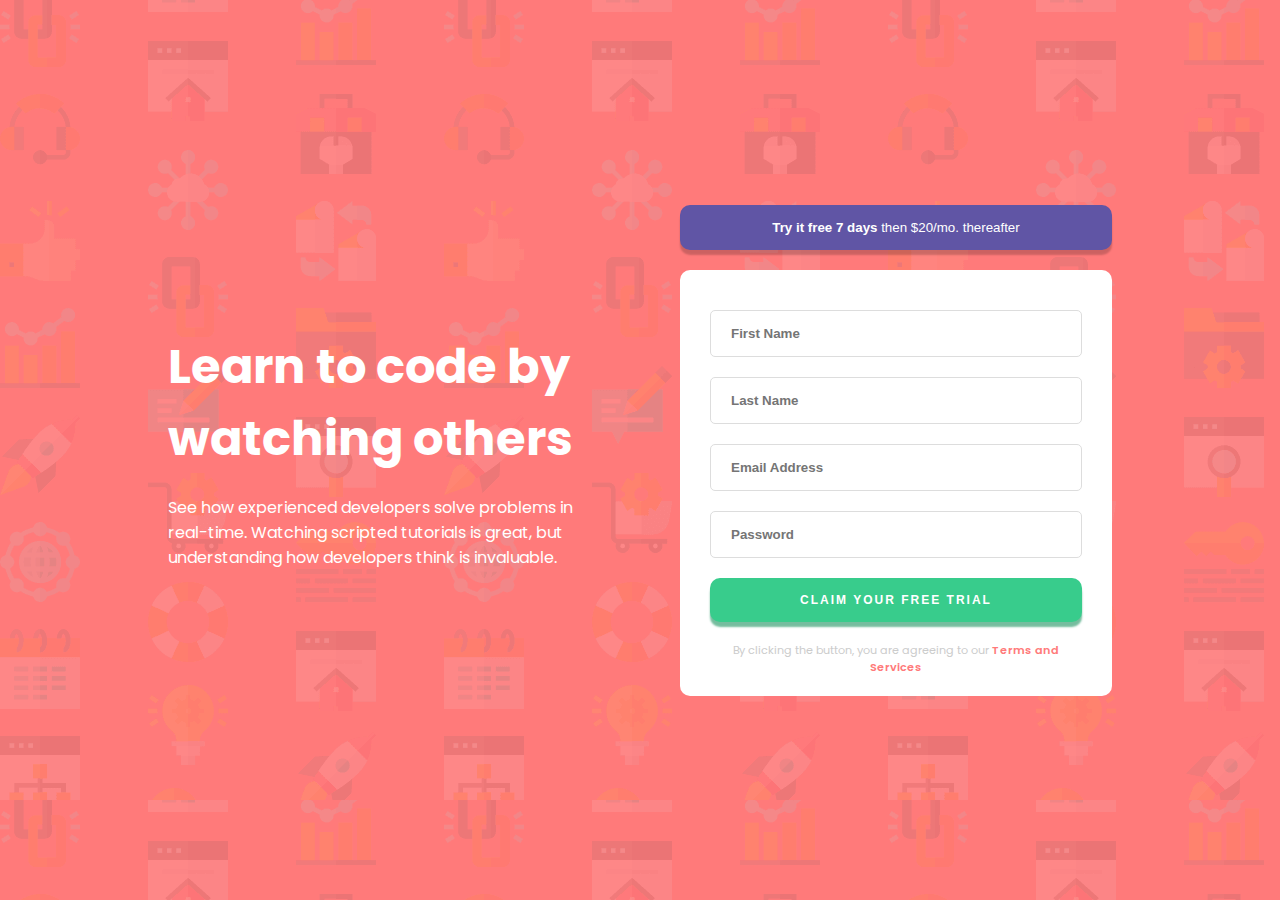
<file: intro-component-with-signup-form-master/index.html>
<!DOCTYPE html>
<html lang="en">
<head>
  <meta charset="UTF-8">
  <meta name="viewport" content="width=device-width, initial-scale=1.0"> <!-- displays site properly based on user's device -->

  <link rel="stylesheet" type="text/css" href="style.css">

  <link rel="icon" type="image/png" sizes="32x32" href="./images/favicon-32x32.png">
  
  <title>Frontend Mentor | Intro component with sign up form</title>

  <!-- Feel free to remove these styles or customise in your own stylesheet 👍 -->
  
</head>
<body>
  <div class="container">
    <div class="box">
      <div class="left">
        <p class="heading">Learn to code by watching others</p>
        <p class="para">See how experienced developers solve problems in real-time. Watching scripted tutorials is great, 
        but understanding how developers think is invaluable.</p>
      </div>
      <div class="right">
        <button class="offerBtn"><strong>Try it free 7 days</strong> then $20/mo. thereafter</button>

        <form>


          <input type="text" name="fisrtName" placeholder="First Name" id="firstname">
          



          <input type="text" name="lastName" placeholder="Last Name" id="lastname">
          



          <input type="email" name="email" placeholder="Email Address" id="emailAdd">
          



          <input type="password" name="password" placeholder="Password" id="password">
          

          <button type="submit" class="formBtn" id="FormBtn">Claim your free trial</button>

          <p>By clicking the button, you are agreeing to our<span> Terms and Services</span></p>


        </form>

      </div>
    </div>
  </div>

  

   

  

  
</body>
</html>
</file>
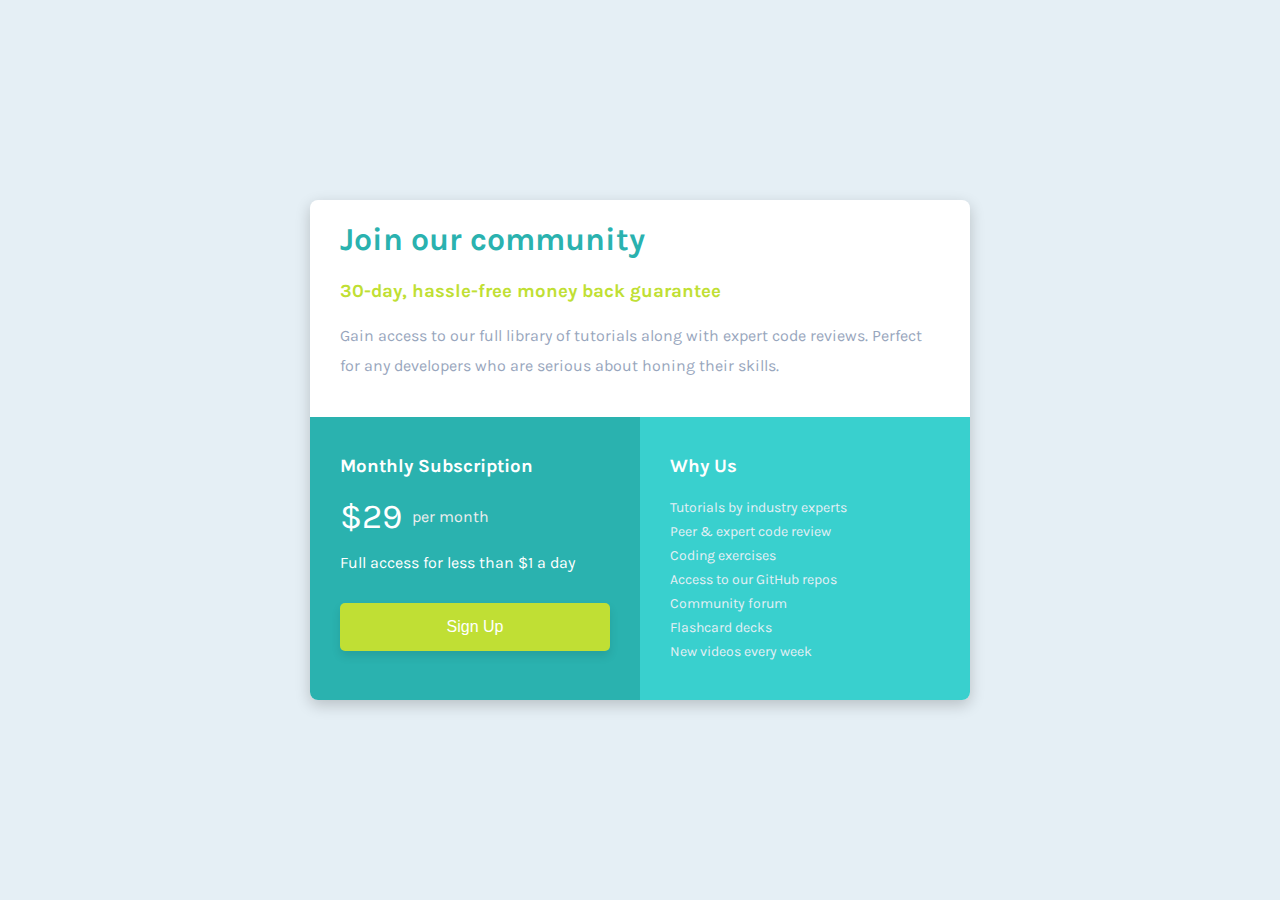
<file: Single-price-grid-component-master/index.html>
<!DOCTYPE html>
<html lang="en">
<head>
  <meta charset="UTF-8">
  <meta name="viewport" content="width=device-width, initial-scale=1.0"> <!-- displays site properly based on user's device -->

  <link rel="icon" type="image/png" sizes="32x32" href="./images/favicon-32x32.png">
  <link rel="stylesheet" type="text/css" href="style.css">
  
  <title>Frontend Mentor | Single Price Grid Component</title>

  <!-- Feel free to remove these styles or customise in your own stylesheet 👍 -->
  
</head>
<body>
  <main>
    <section class="header">
      <h1>Join our community</h1>

      <h3>30-day, hassle-free money back guarantee</h3>

      <p>Gain access to our full library of tutorials along with expert code reviews.
      Perfect for any developers who are serious about honing their skills.</p>
    </section>



    <div class="row">
      <section class="cyan">
        <h3>Monthly Subscription</h3>


        <div class="price-sec">
          <p>&dollar;29<span>per month</span></p>
        </div>
        

        <p>Full access for less than &dollar;1 a day</p>

        <button>Sign Up</button>

      </section>




      <section class="greyish">
        <h3>Why Us</h3>
        <ul>
          <li>Tutorials by industry experts</li>
          <li>Peer &amp; expert code review</li>
          <li>Coding exercises</li>
          <li>Access to our GitHub repos</li>
          <li>Community forum</li>
          <li>Flashcard decks</li>
          <li>New videos every week</li>
        </ul>
        
      </section>
    </div>
  </main>
  
</body>
</html>
</file>
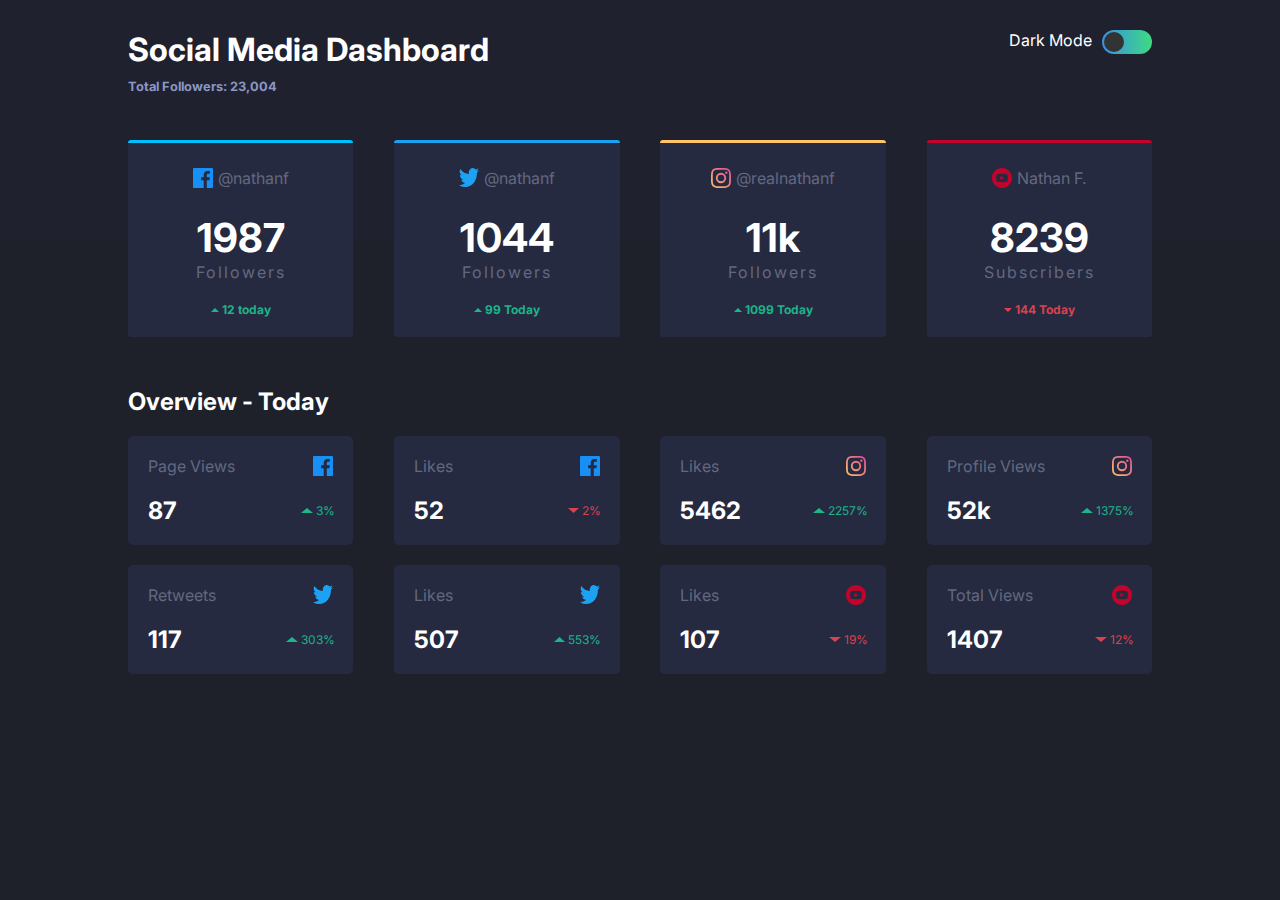
<file: social-media-dashboard-with-theme-switcher-master/index.html>
<!DOCTYPE html>
<html lang="en">
<head>
  <meta charset="UTF-8">
  <meta name="viewport" content="width=device-width, initial-scale=1.0"> <!-- displays site properly based on user's device -->

  <link rel="icon" type="image/png" sizes="32x32" href="./images/favicon-32x32.png">
  <link rel="stylesheet" type="text/css" href="style.css">
  
  <title>Frontend Mentor | [Challenge Name Here]</title>

  <!-- Feel free to remove these styles or customise in your own stylesheet 👍 -->
  
</head>
<body>
  <header>
    <div class="wrapper">
      <div class="dash">
        <h2>Social Media Dashboard</h2>
        <h3>Total Followers: 23,004</h3>
      </div>

      <div class="toggle">
        <p>Dark Mode</p>

        <input type="checkbox" class="checkbox" id="chk">
        <label for="chk" class="label">
          <div class="ball"></div>
        </label>
      </div>
    </div>
    
  </header>

  

  

  <section class="box">

    <div class="card facebook">
      <div class="img-user">
        <img src="images/icon-facebook.svg">
        <p>@nathanf</p>
      </div>
      <div class="followers">1987</div>
      <p class="f-num">Followers</p>
      <div class="update">
        <img src="images/icon-up.svg" alt="up">
        <p class="green">12 today</p>
      </div>
      
    </div>


    <div class="card twitter">
      <div class="img-user">
        <img src="images/icon-twitter.svg">
        <p>@nathanf</p>
      </div>
      <div class="followers">1044</div>
      <p class="f-num">Followers</p>
      <div class="update">
        <img src="images/icon-up.svg" alt="up">
        <p class="green">99 Today</p>
      </div>
      
    </div>

    <div class="card instagram">
      <div class="img-user">
        <img src="images/icon-instagram.svg">
        <p>@realnathanf</p>
      </div>
      <div class="followers">11k</div>
      <p class="f-num">Followers</p>
      <div class="update">
        <img src="images/icon-up.svg" alt="up">
        <p class="green">1099 Today</p>
      </div>
      
    </div>

    <div class="card youtube">
      <div class="img-user">
        <img src="images/icon-youtube.svg">
        <p>Nathan F.</p>
      </div>
      <div class="followers">8239</div>
      <p class="f-num">Subscribers</p>
      <div class="update">
        <img src="images/icon-down.svg" alt="down">
        <p class="red">144 Today</p>
      </div>
      
    </div>
  </section>

  
  
 

 

  <section class="box2">
    <h2 class="heading">Overview - Today</h2>



    <div class="box2-wrapper">
      <div class="card2">
        <div class="head">
          <p>Page Views</p>
          <img src="images/icon-facebook.svg" alt="facebook">
        </div>

        <div class="bottom">
          <h2>87</h2>
          <div class="percent">
            <img src="images/icon-up.svg" alt="up">
            <p class="green">3%</p>
          </div>
        </div>
      </div>


      <div class="card2">
        <div class="head">
          <p>Likes</p>
          <img src="images/icon-facebook.svg" alt="facebook">
        </div>

        <div class="bottom">
          <h2>52</h2>
          <div class="percent">
            <img src="images/icon-down.svg" alt="down">
            <p class="red">2%</p>
          </div>
        </div>
      </div>

      <div class="card2">
        <div class="head">
          <p>Likes</p>
          <img src="images/icon-instagram.svg" alt="instagram">
        </div>

        <div class="bottom">
          <h2>5462</h2>
          <div class="percent">
            <img src="images/icon-up.svg" alt="up">
            <p class="green">2257%</p>
          </div>
        </div>
      </div>

      <div class="card2">
        <div class="head">
          <p>Profile Views</p>
          <img src="images/icon-instagram.svg" alt="instagram">
        </div>

        <div class="bottom">
          <h2>52k</h2>
          <div class="percent">
            <img src="images/icon-up.svg" alt="up">
            <p class="green">1375%</p>
          </div>
        </div>
      </div>


      <div class="card2">
        <div class="head">
          <p>Retweets</p>
          <img src="images/icon-twitter.svg" alt="twitter">
        </div>

        <div class="bottom">
          <h2>117</h2>
          <div class="percent">
            <img src="images/icon-up.svg" alt="up">
            <p class="green">303%</p>
          </div>
        </div>
      </div>


      <div class="card2">
        <div class="head">
          <p>Likes</p>
          <img src="images/icon-twitter.svg" alt="twitter">
        </div>

        <div class="bottom">
          <h2>507</h2>
          <div class="percent">
            <img src="images/icon-up.svg" alt="up">
            <p class="green">553%</p>
          </div>
        </div>
      </div>

      <div class="card2">
        <div class="head">
          <p>Likes</p>
          <img src="images/icon-youtube.svg" alt="youtube">
        </div>

        <div class="bottom">
          <h2>107</h2>
          <div class="percent">
            <img src="images/icon-down.svg" alt="down">
            <p class="red">19%</p>
          </div>
        </div>
      </div>


      <div class="card2">
        <div class="head">
          <p>Total Views</p>
          <img src="images/icon-youtube.svg" alt="youtube">
        </div>

        <div class="bottom">
          <h2>1407</h2>
          <div class="percent">
            <img src="images/icon-down.svg" alt="down">
            <p class="red">12%</p>
          </div>
        </div>
      </div>

    </div>
  </section>

  


  <script>
    const chk = document.getElementById('chk');
    
    chk.addEventListener("click", function() {
      document.body.classList.toggle("light");
      
    });
  </script>

</body>
</html>
</file>
<file: four-card-feature-section-master/style.css>
@import url('https://fonts.googleapis.com/css?family=Poppins:200,400,600&display=swap');
* {
	box-sizing: border-box;
}
body {
	font-family: 'Poppins', sans-serif;
	background-color: hsl(0, 0%, 98%);
	
}

header {
	text-align: center;
	margin: 50px auto;
	max-width: 500px;

}

h1 {
	font-weight: 200;
	margin: 0;
}
h1.strong {
	font-weight: 600;
}
p {
	color: hsl(229, 6%, 66%);
}
.container {
	display: flex;
	max-width: 1140px;
	margin: 0 auto;
	flex-wrap: wrap;
	justify-content: center;
}
.box {
	padding: 30px;
	background: #fff;
	width: 350px;
	border-radius: 5px;
	margin: 15px;
	box-shadow: 0 10px 25px rgba(0,0,0,0.1);
	position: relative;
	overflow: hidden;
}


.push {
	transform: translateY(50%);
}



.box::after {
	content: '';
	width: 100%;
	
	position: absolute;
	top: 0;
	left: 0;
	height: 4px;
}
.color-red::after {
	background-color: hsl(0, 78%, 62%);
}
.color-cyan::after {
	background-color: hsl(180, 62%, 55%);
}
.color-orange::after {
	background-color: hsl(34, 97%, 64%);
}
.color-blue::after {
	background-color: hsl(212, 86%, 64%);
}




.box h2 {
	margin: 0;
}
.box img {
	float: right;
	 
}
.box p {
	margin: 15px 0 30px;
	font-size: 14px;
}
.box-cyan {

}

@media (max-width: 475px) {
	.push {
		transform: translateY(0);
	}
}
</file>
<file: fylo-dark-theme-landing-page-master/style.css>
@import url('https://fonts.googleapis.com/css?family=Open+Sans:400,700|Raleway:400,700&display=swap');
* {
	margin: 0;
	padding: 0;
	box-sizing: border-box;
}
body {
	background: hsl(218, 28%, 13%);
	font-family: 'Open Sans', sans-serif;

}






header {
	width: 100%;
	background-color: hsl(217, 28%, 15%);
}
nav {
	width: 90%;
	
	padding: 20px 0;
	margin: 0 auto;
	display: flex;
	justify-content: space-between;
	align-items: center;
}

nav ul {
	list-style: none;
	display: flex;
}
nav ul li {
	color: #fff;
	padding: 0 10px;
}







.hero {
	width: 100%;
	display: flex;
	background-color: hsl(217, 28%, 15%);
	background-image: url('images/bg-curvy-desktop.svg');
	background-repeat: no-repeat;
	background-size: contain;
	background-position: bottom;
}
.hero .hero-content {
	display: flex;
	padding: 20px 40px;
	margin: 0 auto;
	flex-direction: column;
	justify-content: center;
	align-items: center;
}
.hero .hero-content img {
	width: 60%;
}
.hero .hero-content h1 {
	width: 60%;
	text-align: center;
	padding: 10px 20px;
	color: hsl(0, 0%, 100%);
	font-family: 'Raleway', sans-serif;
}
.hero .hero-content p {
	width: 40%;
	text-align: center;
	color: hsl(0, 0%, 100%);
	padding: 10px 20px;
	font-size: 14px;
}

.hero .hero-content button {
	padding: 15px 60px;
	font-size: 16px;
	background: hsl(176, 68%, 64%);
	color: hsl(0, 0%, 100%);
	margin: 10px 0 20px;
	border: none;
	border-radius: 50px;
	font-family: 'Raleway', sans-serif;

}


.services {
	width: 80%;
	margin: 50px auto;
	display: flex;
	justify-content: space-evenly;
	align-items: center;
	flex-wrap: wrap;

}
.box {
	width: 45%;
	color: #fff;
	margin: 20px;
	display: flex;
	flex-direction: column;
	justify-content: center;
	align-items: center;
	text-align: center;
	padding: 20px 70px;
}
.box h3 {
	padding: 20px 0 10px; 
}









.productive {
	width: 100%;
	padding: 50px;
	display: flex;
	justify-content: center;
	align-items: center;
	flex-wrap: wrap;
}

.productive .productive-img {
	flex: 1;
	display: flex;
	justify-content: center;
	align-items: center;

}
.productive-img img {
	width: 90%;
}
.productive-box {
	flex: 1;
	color: #fff;
	padding: 10px 40px;
}
.productive-box h1 {
	
	margin-bottom: 10px;
}
.productive-box p {
	margin: 20px 0;
}
.productive-box .productive-link  {
	display: flex;
	align-items: center;
}
.productive-link a {
	text-decoration: none;
	margin-right: 5px;
	color: hsl(176, 68%, 64%);
}
.productive-link a::after {
	content: "";
	display: block;
	height: 2px;
	background-color: hsl(176, 68%, 64%);
}







.quote-sec {
	width: 100%;
	padding: 70px;
	margin-bottom: 200px;
	display: flex;
	justify-content: space-around;
	align-items: center;
	flex-wrap: wrap;
}
.quote-box {
	width: 340px;
	margin: 10px;
	padding: 30px;
	background-color: hsl(217, 28%, 15%);
	box-shadow: 0 0 10px rgba(0,0,0,.1);
	color: #fff;
}
.quote-box p {
	color: #fff;
	font-size: 14px;
}
.profile {
	display: flex;
	margin: 20px 0 0;

}
.profile img {
	width: 15%;
	border-radius: 50%;
	margin-right: 20px;
}
.profile-data .name {
	display: block;
	font-weight: 700;
}
.profile-data p {
	font-size: 12px;
}








footer {
	position: relative;
}


.content {
	width: 60%;
	
	padding: 50px;
	position: absolute;
	top: -50%;
	left: 50%;
	transform: translate(-50%, 40%);	
}
.content-box {
	width: 100%;
	display: flex;
	flex-direction: column;
	align-items: center;
	justify-content: center;
	padding: 30px 20px 10px;
	box-shadow: 0 0 10px rgba(0,0,0,.5);
	background-color: hsl(219, 30%, 18%);
}

.content-box h1 {
	
	color: #fff;
	padding: 10px 0;
}
.content-box p {
	text-align: center;
	color: #fff;
	font-size: 14px;
	padding: 10px 40px;
}
.content-box .input {
	width: 100%;
	display: flex;
	justify-content: center;
	margin: 20px auto;
}
.content-box .input input {
	width: 60%;
	padding: 15px 15px;
	margin-right: 40px;
	border-radius: 50px;
	border: none;
}
.content-box .input button {
	border: none;
	background-color: hsl(176, 68%, 64%);
	color: #fff;
	padding: 15px 15px;
	border-radius: 50px;
}





.footer-box {
	width: 100%;
	padding: 200px 100px;
	background-color: hsl(216, 53%, 9%);
	z-index: 1;
}

.footer-content {
	display: flex;
	justify-content: space-between;
	align-items: center;
	width: 100%;
	margin: 0;
	padding-top: 20px;
	color: #fff;
}
.footer-content .para {
	width: 300px;
}
.footer-content ul {
	list-style: none;
	width: 300px;
	padding-left: 20px;
}

.footer-content span {
	margin-right: 15px;
}







.social {
	display: flex;

}
.social-box {
	width: 30px;
	height: 30px;
	border: 1px solid #fff;
	border-radius: 50%;
	display: flex;
	justify-content: center;
	align-items: center;
	margin-left: 5px; 
}














@media (max-width: 600px) {
	.hero {
		
		background-color: hsl(217, 28%, 15%);
		background-image: url('images/bg-curvy-mobile.svg');
		background-repeat: no-repeat;
		background-size: contain;
		background-position: bottom;
}
	.hero .hero-content {
		width: 100%;
		
	}
	.hero .hero-content h1 {
		margin-top: 20px;
		min-width: 100%;
	}
	.hero .hero-content p {
		min-width: 100%;
		
	}
	
	.services {
		width: 100%;
		flex-direction: column;
		justify-content: center;
		align-items: center;
	}
	.box {
		width: 100%;
		color: #fff;
		
		padding: 20px 70px;
		margin: 30px 0;
	}
	.productive {
		min-width: 100%;
		flex-direction: column;
		padding: 0;
	}
	.productive-img, .productive-box {
		width: 100%;
	}

	.productive-box {
		width: 100%;
		padding: 30px;
		margin: 0;
		
	}
	.quote-sec {
		margin-bottom: 200px; 
	}
	.quote-box {
		min-width: 340px;
		margin: 20px;
	
	}
	.content {
		min-width: 100%;
	}
	.content-box .input {
		flex-direction: column;
		
	}
	.content-box .input input {
		width: 100%;
		margin-bottom: 10px;
	}
	.footer-content {
		flex-direction: column;
		
	}
	.footer-content ul {
		text-align: left;
		min-width: 100%;
		padding: 20px 0;
	}
	.footer-box {
		padding-top: 250px; 
		padding-bottom: 40px;
	}

}
</file>
<file: fylo-landing-page-with-two-column-layout-master/style.css>
@import url('https://fonts.googleapis.com/css?family=Open+Sans|Raleway:400,700&display=swap');

* {
	margin: 0;
	padding: 0;
	box-sizing: border-box;
}
body {
	font-family: 'Open Sans', sans-serif;
}

.header {
	width: 100%;
	background-image: url(images/bg-curve-desktop.svg);
	background-position: bottom;
	background-size: contain;
	background-repeat: no-repeat; 

}
.header nav {
	width: 90%;
	height: 140px;
	margin: 0 auto;
	display: flex;
	justify-content: space-between;
	align-items: center;
}
.header nav ul {
	list-style: none;
}
.header nav ul li {
	padding-left: 10px;
	display: inline-block;
	font-family: 'Raleway', sans-serif;
}




.hero {
	display: flex;
	justify-content: center;
	align-items: center;
	width: 90%;
	margin: 0 auto;
	padding: 50px 0 200px;

}
.hero-data, .hero-img {
	width: 50%;
}
.hero-data {
	padding-right: 20px;
}
.hero-data h1 {
	font-family: "Raleway", sans-serif;
	margin-bottom: 20px;
}
.hero-data input {
	width: 300px;
	margin-top: 20px;
	padding: 10px;
	border: 2px solid hsl(243, 87%, 12%);
}
.hero-data button {
	width: 150px;
	padding: 10px;
	border: 2px solid hsl(224, 93%, 58%);
	background-color: hsl(224, 93%, 58%);
	color: #fff;
}




.hero-img img {
	width: 80%;
	min-width: 100%;
}






.productive {
	width: 100%;

	background-color: hsl(240, 75%, 98%);
}
.productive-data {
	padding: 80px 0; 
	width: 90%;
	margin: 0 auto;
	display: flex;
	justify-content: center;
	align-items: center;
}

.productive-box, .productive-img {
	width: 50%;
}
.productive-box h1 {
	font-size: 34px;
}
.productive-box h1, p {
	margin: 20px 0;
}
.productive-box .link {
	
	display: flex;
	align-items: center;
}
.productive-box .link a {
	text-decoration: none;
	color: hsl(170, 45%, 43%);
	margin-right: 10px;
}
.productive-box .link a::after {
	content: "";
	display: block;
	height: 2px;
	background-color: hsl(170, 45%, 43%);
	
}
.productive-box a span {
	margin-left: 10px;
}

.productive-box .q-box {
	margin-top: 80px;
	width: 70%;
	box-shadow: 0 0 10px rgba(0,0,0,.2);
	background-color: #fff;
	padding: 20px;
	border-radius: 5px;
}
.productive-box .q-box .profile {
	display: flex;
	align-items: center;
	

}
.productive-box .q-box .profile img {
	width: 50px;
	height: 50px;
	border-radius: 50%;
	margin-right: 10px;
}
.productive-box .q-box .profile .title p {
	margin: 0;
	font-size: 12px;
}

.productive-box .q-box .profile .title .name {
	font-weight: 700;
	font-family: "Raleway", sans-serif;
}



.productive-img img {
	width: 80%;
	margin-left: 50px;
}





.contact {
	width: 100%;
	background-color: hsl(238, 22%, 44%);
}
.contact-box {
	width: 90%;
	margin: 0 auto;
	display: flex;
	justify-content: space-between;
	padding: 70px 0;
}
.contact-data {
	color: #fff;
	font-family: "Open sans", sans-serif;
}


.contact-input input {
	width: 90%;
	padding: 14px;
	box-shadow: 0 5px 10px rgba(0,0,0,0.2);
	border: none;
	border-radius: 3px;
}
.contact-input button {
	padding: 10px;
	width: 40%;
	margin-top: 10px;
	background-color: hsl(224, 93%, 58%);
	border: 2px solid hsl(224, 93%, 58%);
	color: #fff;
	box-shadow: 0 5px 10px rgba(0,0,0,0.2);
	border-radius: 2px;
}




.contact-data, .contact-input {
	width: 40%;
}




.footer {
	width: 100%;
	background-color: hsl(243, 87%, 12%);
}
.footer .footer-box {
	width: 90%;
	margin: 0 auto;
	padding: 70px 0;
	color: #fff;
}
.footer .footer-box img {
	color: #fff;
}
.footer .footer-box .ul {
	display: flex;
	align-items: center;
	margin-top: 20px;

}
.footer .footer-box .ul  li{
	line-height: 25px;
}

.footer .footer-box .ul ul, .social {
	width: 25%;
}

.footer .footer-box .ul ul {
	list-style: none;
	font-size: 14px;
}
.footer .footer-box .ul ul li i {
	margin-right: 10px;
}


.social {
	display: flex;

}
.social .box {
	width: 30px;
	height: 30px;
	border-radius: 50%;
	border: 2px solid #fff;
	display: flex;
	justify-content: center;
	align-items: center;
	margin-left: 10px;
}
























@media (max-width: 600px) {
	.hero {
		flex-direction: column;
	}
	.hero-data, .hero-img {
		min-width: 100%;
		text-align: center;
	}
	.hero-data button {
		min-width: 300px;
		margin-top: 20px;
	}
	.productive-data {
		flex-direction: column-reverse;


	}
	.productive-box, .productive-img {
		min-width: 100%;
	}
	.productive-img {
		margin-bottom: 20px;
	}
	.productive-box h1 {
		font-size: 24px;
		text-align: center;
	}
	.productive-box {
		display: flex;
		flex-direction: column;
		justify-content: center;
		align-items: center;
	}

	.contact-box {
		flex-direction: column;

	}
	.contact-data, .contact-input {
		min-width: 100%;
		text-align: center;
	}
	.contact-input input, button {
		min-width: 100%;
	}

	.footer .footer-box .ul {
		flex-direction: column;
	}
	.footer .footer-box .ul ul {
		min-width: 100%;
		margin-top: 20px;
	}

	.social .box {
		margin-left: 0;
	}

}
</file>
<file: huddle-landing-page-with-alternating-feature-blocks-master/style.css>
@import url('https://fonts.googleapis.com/css?family=Open+Sans|Poppins:600&display=swap');
* {
	margin: 0;
	padding: 0;
	box-sizing: border-box;
}

body {
	font-family: 'Open Sans', sans-serif;
}

.container {
	width: 100%;
}

header {
	background-image: url('images/bg-hero-desktop.svg');
	background-color: hsl(193, 100%, 96%);
	background-position: center;
	background-size: cover;
	background-repeat: no-repeat;
	font-family: 'Poppins', sans-serif;
}

header nav {
	width: 80%;
	margin: 0 auto;
	height: 160px;
	display: flex;
	justify-content: space-between;
	align-items: center;
}
header nav img {
	width: 80%;
}





.nav-btn {
	width: 15%;
	padding: 10px;
	border-radius: 50px;
	border: none;
	color: #333;
	font-family: 'Poppins', sans-serif;
	background-color: #fff;
	box-shadow: 0 0 10px rgba(0,0,0,.1);
}
.content-btn {
	padding: 15px 60px;
	border-radius: 50px;
	border: none;
	color: #fff;
	font-family: 'Poppins', sans-serif;
	background-color: hsl(322, 100%, 66%);
	box-shadow: 0 0 10px rgba(0,0,0,.1);
	margin-top: 30px;
}

.row {
	display: flex;
	justify-content: space-between;
	align-items: center;
	width: 80%;
	margin: 0 auto;
	padding: 50px 0;
	flex-wrap: wrap;
}

.row > div {
	width: 45%;
}
.row .img-content img {
	width: 100%;
}



main {
	width: 100%;
	position: relative;
	
	
}
main .wrapper {
	width: 90%;
	margin: 0 auto 200px;
}

main .wrapper .box {
	width: 100%;
	display: flex;
	padding: 20px 0;
	justify-content: space-evenly;
	align-items: center;
	margin-top: 30px;
	border-radius: 10px;
	box-shadow: 0 0 10px rgba(0,0,0,.1);
}
main .wrapper .box > div {
	width: 45%;
}
.wrapper .box > div > img {
	width: 80%;
	padding: 40px;
	
	
}
main .wrapper .box .column {
	flex-direction: row-reverse;
}
main .wrapper .box .text-box {
	padding-left: 50px;
}
main .wrapper .box .text-box h1 {
	margin: 10px 0;
}
main .contact {
	width: 60%;
	margin: 0 auto 50px;
	box-shadow: 0 0 15px rgba(0,0,0,.1);
	text-align: center;
	padding: 30px;
	border-radius: 20px;
	position: relative;
	z-index: 2;
	
}
main .contact button {
	padding: 15px 0;
	border: none;
	border-radius: 50px;
	width: 50%;
	color: #fff;

	margin-top: 20px;
	background-color: hsl(322, 100%, 66%);
	box-shadow: 0 0 10px rgba(0,0,0,.1);
}
footer {
	width: 100%;
	background-color: hsl(192, 100%, 9%);
	padding: 100px 0;
	

}
footer .footer-box {
	width: 90%;
	margin: 0 auto;
	display: flex;
	justify-content: space-between;
	align-items: center;

}

footer .footer-box .st, ul, ul {
	width: 23%;
	color: #fff;
	font-size: 14px;
	line-height: 1.5rem;
}
footer .footer-box ul {
	list-style: none;

}








@media (max-width: 700px) {
header nav {
	width: 80%;
}
.row {
	padding-top: 0;
}
.row > div {
	width: 100%;

}

.row .text-content {
	text-align: center;
	margin-bottom: 30px;
	
}
.nav-btn {
	width: 40%;
}

main .wrapper .box {
	flex-direction: column-reverse;
	padding: 20px 0px;
}
main .wrapper .box > div {
	width: 90%;
}
.wrapper .box > div > img {
	width: 100%;
	margin-bottom: 20px;
}
main .wrapper .box .text-box {
	padding-left: 0;
	text-align: center;
}
main .wrapper .box .column {
	flex-direction: row-reverse;
}
main .contact {
	min-width: 90%;
}
main .contact button {
	width: 90%;
}
footer .footer-box {
	flex-direction: column;
}
footer .footer-box .st, ul, ul {
	width: 92%;
	margin-top: 20px;
}
}
</file>
<file: huddle-landing-page-with-curved-sections-master/style.css>
@import url('https://fonts.googleapis.com/css?family=Open+Sans:400,600,700|Poppins:700&display=swap');


* {
	margin: 0;
	padding: 0;
	box-sizing: border-box;
}

body {
	font-family: 'Open Sans', sans-serif;
}

header {
	width: 100%;
}
header nav {
	width: 100%;
	display: flex;
	justify-content: space-between;
	align-items: center;
	padding: 50px 60px;
}
header nav img {
	width: 20%;
}
 header nav .nav-btn {
 	padding: 6px 22px;
 	border: 2px solid hsl(322, 100%, 66%);
 	color: hsl(322, 100%, 66%);
 	border-radius: 50px;
 	background-color: transparent;
 	font-weight: 600;
 	font-family: 'Open sans', sans-serif;
 	box-shadow: 0 0 15px rgba(0,0,0,.1);
 	cursor: pointer;
 	font-size: 14px;
 }


 header .hero {
 	width: 90%;
 	margin: 0 auto;
 	text-align: center;
 	padding: 30px;
 }
 .hero h1 {
 	margin: 50px 0 20px;
 	font-size: 40px; 
 }
 .hero p {
 	width: 30%;
 	margin: 0 auto 20px;
 }
 .hero .hero-btn {
 	width: 25%;
 	margin: 0 auto;
 	padding: 20px;
 	border: none;
 	background-color: hsl(322, 100%, 66%);
 	color: #fff;
 	border-radius: 50px;
 	box-shadow: 0 5px 10px rgba(0,0,0,0.1);
 	font-size: 16px;
 	font-weight: 600;
 }



 section.img {
 	width: 100%;
 	padding: 40px 30px;
 	text-align: center;
 }

.img img {
	width: 70%;
}

.notifiaction {
	width: 100%;
	display: flex;
	justify-content: space-around;
	align-items: center;
	padding: 50px;
	background-image: url("images/bg-section-top-desktop-1.svg");
	background-position: bottom;
	background-size: contain;
	background-repeat: no-repeat;
}
.notification > div {
	width: 50%;
}

.communities img , .messages img {
	width: 20%;
}
.communities h1, .messages h1 {
	font-size: 56px;
	font-weight: 700;
	margin: 5px 0;
}


.together {
	width: 100%;
	padding: 80px;
	display: flex;
	
	align-items: center;
	background-color: hsl(207, 100%, 98%);

}

.together > div {
	width: 50%;
}
.together .text-content h1 {
	margin-bottom: 30px;
}

.together .img  {  
	 display: flex;
	 justify-content: flex-end;
	 align-items: center;
}

.flowing {
	background-image: url("images/bg-section-bottom-desktop-1.svg");
	background-position: top;
	background-size: contain;
	background-repeat: no-repeat;
	width: 100%;
	padding: 200px 80px;
	display: flex;
	align-items: center;
}

.flowing .text-content h1 {
	padding-bottom: 30px;
}




.users {
	background-image: url("images/bg-section-top-desktop-2.svg");
	background-position: top;
	background-size: contain;
	background-repeat: no-repeat;
	width: 100%;
	padding: 100px 0px 0;
	display: flex;
	
	align-items: center;
	
}
.users .bg {
	background-color: hsl(207, 100%, 98%);
	z-index: 1;
	padding: 100px 80px;
	display: flex;
	align-items: center;
}
.users .bg h1 {
	padding-bottom: 30px;
}
.users .bg .img  {  
	 display: flex;
	 justify-content: flex-end;
}




.start {

	background-image: url("images/bg-section-bottom-desktop-2.svg");
	background-position: top;
	background-size: contain;
	background-repeat: no-repeat;
	padding: 200px 0;
	display: flex;
	justify-content: center;
	align-items: center;
	text-align: center;
}

.start .data h1 {
	font-size: 34px;
}
.start .data button {
	width: 50%;
 	margin: 20px auto 0;
 	padding: 20px;
 	border: none;
 	background-color: hsl(322, 100%, 66%);
 	color: #fff;
 	border-radius: 50px;
 	box-shadow: 0 5px 10px rgba(0,0,0,0.1);
 	font-size: 16px;
 	font-weight: 600;
}





footer {
	width: 100%;
	background-image: url("images/bg-footer-top-desktop.svg");
	background-position: top;
	background-size: contain;
	background-repeat: no-repeat;
	

	padding: 100px 0px 0;
	display: flex;
	
	align-items: center;
	

}
footer .bg {
	padding: 100px 80px;
	display: flex;
	background-color: hsl(192, 100%, 9%);
	align-items: center;
	color: #fff;
}

footer .bg > div {
	width: 50%;
}


footer .bg .footer-left img, p, ul {
	padding: 20px 0;
}

footer .bg .footer-left ul {
	list-style: none;
}
footer .bg .footer-left .social {
	display: flex;
}
footer .bg .footer-left .social .box {
	margin-right: 10px;

}




footer .bg .footer-right input {
	width: 60%;
	padding: 10px;
	border: none;
}
footer .bg .footer-right button {
	width: 30%;
	padding: 10px;
	border: none;
	background-color: hsl(322, 100%, 66%);
	color: #fff;
	
}




@media (max-width: 600px) {
nav img {
	min-width: 50%;
}
header .hero {
	width: 100%;
}
.hero p {
	width: 100%;
}
 .hero .hero-btn {
 	width: 80%;
 }
 .notifiaction {
 	display: flex;
 	justify-content: center;
 	align-items: center;
 	flex-direction: column;
 	padding: 20px;
 }
 .notification > div {
 	width: 100%;

 }
 .together {
 	padding: 20px;
 	flex-direction: column;
 	justify-content: center;
 	align-items: center;
 }
 .together .img {
 	justify-content: center;
 }
 .together > div {
	width: 100%;
}
.users, footer {
	padding-top: 50px;
}
footer .bg {
	flex-direction: column;
}
footer .bg > div {
	width: 100%;
}
.flowing {
	width: 100%;
	flex-direction: column;
	padding: 100px 20px;
	justify-content: center;
}
.users .bg {
	flex-direction: column;
}
.users .bg > div {
	width: 100%;
}

}
</file>
<file: huddle-landing-page-with-single-introductory-section-master/style.css>
@import url('https://fonts.googleapis.com/css?family=Open+Sans&display=swap');

* {
	box-sizing: border-box;
	margin: 0;
	padding: 0;
}

.container {
	background-image: url('images/bg-desktop.svg');
	background-color: hsl(257, 40%, 49%);
	background-position: center center;
	background-size: cover;
	background-repeat: no-repeat;
	width: 100%;
	min-height: 100vh;
	font-family: 'Open Sans', sans-serif;
	
}
.flex > div:first-child {
	flex: .6;
}

.flex > div:last-child {
	flex: .4;
}


.img img {
	width: 100%;
}


nav img{
	width: 200px;
	margin: 30px;
}

.flex {
	display: flex;
	padding: 50px;
}

.text-content {
	
	padding: 30px 60px 0;
	color: #fff;
}
.text-content h1 {
	padding: 30px 0;
}
.text-content button {
	margin-top: 50px;
	width: 150px;
	background-color: #fff;
	color: hsl(257, 40%, 49%);
	padding: 10px;
	border-radius: 50px;
	border: none;
	font-weight: 700;
	font-family: 'Open Sans', sans-serif;
	box-shadow: 0 5px 10px rgba(0,0,0,0.2);
	cursor: pointer;
}

.social ul {
	display: flex;
	list-style: none;
	justify-content: flex-end;
	padding: 0;
	margin: 40px;
	margin-bottom: 0;
	padding-bottom: 20px;
	margin-top: 0;
}

.social ul li a {
	
	border: 2px solid #fff;
	border-radius: 50%;
	display: inline-flex;
	width: 40px;
	height: 40px;
	justify-content: center;
	align-items: center;
	text-decoration: none;
	color: #fff;
	margin-left: 10px;
}


@media (max-width: 700px) {
	.container {
		background-position: center center;
	}
	.text-content {
		text-align: center;
		padding: 20px;
	}

	.flex {
		flex-direction: column;
	}
	.social ul {
		justify-content: center;
	}
	
}
</file>
<file: insure-landing-page-master/style.css>
@import url('https://fonts.googleapis.com/css?family=DM+Serif+Display|Karla:400,700&display=swap');
* {
	margin: 0;
	padding: 0;
	box-sizing: border-box;
}


body {
	font-family: 'Karla', sans-serif;
}
header {
	width: 100%;

}
nav {
	display: flex;
	justify-content: space-between;
	margin: 30px auto;
	width: 80%;

	
}

.menu {
	
	width: 40px;
	height: 40px;
	display: flex;
	justify-content: center;
	flex-direction: column;
	align-items: center;
	border: 2px solid #000;
	display: none;
}
.menu .bar {
	width: 27px;
	height: 3px;
	background-color: #000;
	margin: 3px 5px;

}
.logo {
	display: flex;
	justify-content: center;
	align-items: center;
}

nav ul li {
	list-style: none;
	display: inline-block;
	padding-left: 10px;
}

nav ul .nav-btn {
	margin-left: 10px;
	padding: 5px 10px;
	border: 2px solid #000;
	cursor: pointer;
}
nav ul .nav-btn:hover {
	background-color: #000;
	color: #fff;
	transition: .3s;
}

.first-box {
	width: 100%;
	background-color: hsl(256, 26%, 20%);
	position: relative;

}
.img-box {
	position: absolute;
	top: 0;
	right: 0;
}
.img-box img {
	float: right;
	width: 80%;
}
.first-box .content {
	width: 80%;
	margin: 0 auto;
	display: flex;
	height: 600px;
}

.first-box .content .data {
	justify-content: center;
	display: flex;
	flex-direction: column;
	padding-right: 20px; 
}

.first-box .content .data .straight-line {
	width: 30%;
	float: left;
	opacity: .7;
	background-color: #fff;
	height: 2px;
	margin-bottom: 50px;
}
.first-box .content .data h1 {
	color: #fff;
	margin: 30px 0;
	font-size: 4rem;
	font-family: 'DM Serif Display', serif;
}

.first-box .content .data p {
	font-size: 1rem;
	color: #fff;
	padding-bottom: 20px;
}

.first-box .content .data button {
	padding: 10px 15px;
	background-color: #fff;
	color: #000;
	width: 20%;
	border: none;
	cursor: pointer;
	text-transform: uppercase;
	letter-spacing: 1px;
	font-weight: 700;
}

.content .imgs  {
	margin-top: 80px;
}



.content .imgs .intro-mobile {
	display: none;
}




.content2 {
	background-color: #fff;
	width: 100%;
}
.content2 .wrapper {
	width: 80%;
	margin: 0 auto;
	padding-top: 150px;
}

.content2 .wrapper h1 {
	font-size: 3rem;
	font-family: 'DM Serif Display', serif;
	margin-bottom: 30px;
	font-weight: 400;
}

.content2 .wrapper .box-wrapper {
	width: 100%;
	display: flex;
	justify-content: center;
	align-items: center;
}

.content2 .wrapper .box-wrapper .box {
	padding: 5px;
}

.box img, h1, p {
	margin: 20px 0;
}
.box p {
	color: hsl(273, 4%, 51%);
}


section {
	width: 100%;
	background-color: #fff;
	padding: 50px 0;
}

.bottom {
	background-color: hsl(256, 26%, 20%);
	width: 80%;
	margin: 0 auto;
	display: flex;
	justify-content: space-between;
	align-items: center;
	padding: 30px 50px;
	background-image: url("images/bg-pattern-intro-right-desktop.svg");
	background-position: right;
	
	background-repeat: no-repeat;
	overflow: hidden;

	
}

.text-content p {
	width: 60%;
	font-size: 2.5rem;
	color: #fff;
	font-family: 'DM Serif Display', serif;
}

.bottom .b-btn button {
	padding: 10px;
	width: 100%;
	border: none;
	background-color: #fff;
	color: #000;
	text-transform: uppercase;
	letter-spacing: 2px;
	font-weight: 700;
}


.footer {
	width: 100%;
	background-color: hsl(0, 0%, 98%);
	background-image: url("images/bg-pattern-footer-desktop.svg");
	background-position: top-left;
	background-repeat: no-repeat;

}
.footer-sec {
	width: 80%;
	margin: 20px auto;
}

.footer-sec .social {
	width: 100%;
	display: flex;
	justify-content: space-between;
	align-items: center;
	padding: 20px 0;

}


.footer-sec .social .social-links {
	font-size: 24px;
}

.footer-sec .social .social-links i {
	cursor: pointer;
	margin: 5px;
}




.footer .footer-main {
	display: flex;
	justify-content: space-between;
	align-items: center;
}

.footer .footer-main .list ul {
	list-style: none;
}


.footer .footer-main .list ul a {
	color: #000;
	line-height: 1.5rem;
	text-decoration: none;
}
.footer .footer-main .list ul a:hover {
	text-decoration: underline;
}


.footer .footer-main .list p {
	color: hsl(216, 30%, 68%);
}










@media only screen and (max-width: 780px) {
	nav ul {
		display: none;
	    position: fixed;
	    top: 100px;
	    z-index: 3;
	    height: 100vh;
	    width: 100%;
	    transition: .5s ease;
	    left: 0;
	    background: #666;
	    padding: 40px 0;

	}
	nav ul li {
		display: block;
		padding: 10px 0;
		width: 50%;
		margin: 0 auto;
		color: #fff;
		text-align: center;

	}
	nav ul .nav-btn {
		width: 50%;
		margin: 0 auto;
		padding: 10px;
	}
	.menu {
		display: flex;
	}






	.first-box .content {
		width: 100%;
		height: 120vh;
		overflow: hidden;
	}
	.first-box .content .data h1 {
		margin: 0;

	}
	.first-box .content .data {
		width: 100%;
		text-align: center;
		padding: 0;
	}
	.first-box .content .data button {
		width: 50%;
		margin: 0 auto;
		text-align: center;
		margin-bottom: 20px;

	}
	.first-box .content img {
		width: 100%;
		margin-top: 100px;
		background-position: center;
		background-size: cover;
	}
	.content {
		display: flex;
		flex-direction: column-reverse;
	}
	.content > div {
		width: 100%;
	}
	.img-desktop {
		display: none;
	}
	.content .imgs .intro-mobile {
		display: block;
	}







	.content2 .wrapper .box-wrapper {
		flex-direction: column;
		text-align: center;
	}
	.content2 .wrapper h1 {
		text-align: center;
	}




	.footer-main {
		flex-direction: column;

	}
	.footer-main > div {
		width: 100%;
		text-align: center;
	}
	

	.footer-sec .social {
		flex-direction: column;
		margin: 10px 0;

	}




	.bottom {
		flex-direction: column;
	}
	.bottom > div {
		width: 100%;
	}

	.text-content p{
		width: 100%;
		text-align: center;
	}
	.b-btn button {
		background: transparent;
		border: 2px solid #fff;
	}
}
</file>
<file: intro-component-with-signup-form-master/style.css>
@import url('https://fonts.googleapis.com/css?family=Poppins:400,500,600,700&display=swap');


* {
	margin: 0;
	padding: 0;
	box-sizing: border-box;
}
body {
	font-family: 'Poppins', sans-serif;
}
.container {
	width: 100%;
	height: 100vh;
	background-image: url(images/bg-intro-desktop.png);
	background-color: hsl(0, 100%, 74%);
	display: flex;
	justify-content: center;
	align-items: center;
}

.box {
	width: 80%;
	display: flex;
	justify-content: space-between;
	align-items: center;
}
.box > div {
	width: 50%;
}



.left, .right {
	padding: 40px;
}




.left .heading {
	margin-bottom: 20px;
	font-size: 3em;
	font-weight: 700;
	color: #fff;
	font-family: 'Poppins', sans-serif;
}

.left .para {
	color: #fff;
}







.right .offerBtn {
	width: 100%;
	padding: 15px 0;
	box-shadow: 0 5px 2px rgba(0,0,0,0.2);
	background-color: hsl(248, 32%, 49%);
	border-radius: 10px;
	color: #fff;
	border: none;
}




.right form {
	padding: 20px 30px;
	background: #fff;
	border-radius: 10px;
	margin-top: 20px;
}

.right form input {
	width: 100%;
	display: block;
	padding: 15px 20px;
	margin-top: 20px;
	border-radius: 5px;
	border: 1px solid #ddd;
	font-weight: 600;
}
.right form input:focus {
	border: 1px solid #333;
	outline: none;
}
.right .formBtn {
	width: 100%;
	padding: 15px 0;
	box-shadow: 0 5px 2px hsl(154, 35%, 60%);
	background-color: hsl(154, 59%, 51%);
	border-radius: 10px;
	color: #fff;
	border: none;
	margin: 20px 0;
	font-size: 12px;
	text-transform: uppercase;
	letter-spacing: 2px;
	font-weight: 600;
	cursor: pointer;
}
.right form p {
	font-size: .7rem;
	text-align: center;
	color: #ccc;
}

.right form p span {
	color: hsl(0, 100%, 74%);
	font-weight: 600;
}


.common-para {
	margin-top: 5px;
	
}






@media only screen and (max-width: 768px) {
	.container {
		background-image: url(images/bg-intro-mobile.png);
		background-color: hsl(0, 100%, 74%);
		background-position: center;
	}

	.box {
		width: 100%;
	}
	.container .box {
		flex-direction: column;
	}
	.container .box > div {
		width: 100%;
	}

	.left {
		
		text-align: center;
	}
	.left .heading {
		font-size: 1.5rem;
	}
}
</file>
<file: Single-price-grid-component-master/style.css>
@import url('https://fonts.googleapis.com/css?family=Karla:400,700&display=swap');
* {
	box-sizing: border-box;
}

body {
	background: hsl(204, 43%, 93%);
	margin: 0;
	padding: 0;
	font-family: 'Karla', sans-serif;
	display: flex;
	justify-content: center;
	align-items: center;
	min-height: 100vh;
	width: 100%;
	margin: 0;
}

main {
	max-width: 660px;
	background-color: #fff;
	margin: auto;
	box-shadow: 0 5px 15px rgba(0,0,0,0.2);
	overflow: hidden;
	border-radius: 8px;
}
.header {
	padding-top: 0; 
}
.header h1 {
	color: hsl(179, 62%, 43%);
	font-size: 32px;
}
.header h3 {
	color: hsl(71, 73%, 54%);
}
.header p {
	line-height: 30px;
	color: hsl(218, 22%, 67%);
}


section {
	padding: 20px 30px;
}
.row {
	display: flex;
}
.row > section {
	flex: 1;
}
.cyan {
	background-color: hsl(179, 62%, 43%);
	color: #fff;
}
.price-sec p {
	font-size: 35px;
	margin: 0;
	display: flex;
	align-items: center;

}
.price-sec span {
	font-size: 16px;
	color: #eee;
	margin-left: 10px;
}
button {
	width: 100%;
	background-color: hsl(71, 73%, 54%);
	font-size: 16px;
	font-weight: 70px;
	padding: 15px;
	border: none;
	margin-top: 15px;
	border-radius: 5px;
	box-shadow: 0 5px 10px rgba(0,0,0,0.1);
	color: #fff;
	margin-bottom: 0;
}

.greyish {
	background-color: hsl(179, 62%, 52%);
	color: #fff;
}



section ul {
	list-style: none;
	padding: 0;
}

section ul li {
	line-height: 24px;
	color: hsl(204, 43%, 93%);
	font-size: 14px;
}


@media (max-width: 375px) {
	.row {
		flex-direction: column;
	}
	.header h1 {
		font-size: 24px;
	}
}
</file>
<file: social-media-dashboard-with-theme-switcher-master/style.css>
@import url('https://fonts.googleapis.com/css?family=Inter:400,700&display=swap');

* {
	margin: 0;
	padding: 0;
	box-sizing: border-box;
}

body {
	font-family: 'Inter', sans-serif;
	background-color: hsl(230, 17%, 14%);
}










header {
	width: 100%;
	height: 240px;
	background: hsl(232, 19%, 15%);
}

.wrapper {
	width: 80%;
	margin: 0 auto;
	display: flex;
	justify-content: space-between;
	padding: 30px 0;
}


.wrapper .dash h2 {
	font-size: 2em;
	color: #fff;
}
.wrapper .dash h3 {
	margin-top: 10px;
	font-size: 1vw;
	color: hsl(228, 34%, 66%);
}



.wrapper .toggle {
	display: flex;
	position: relative;

}
.wrapper .toggle p {
	margin-right: 10px;
	color: #fff;
}
.wrapper .toggle .checkbox {
	position: absolute;
	opacity: 0;

}

.wrapper .toggle .label {
	width: 50px;
	height: 24px;
	border-radius: 50px;
	
	position: relative;
	transition: .3s;
	background: linear-gradient(90deg, hsl(210, 78%, 56%) 0%, hsl(146, 68%, 55%) 100%);
}

.wrapper .toggle .label .ball {
	width: 20px;
	height: 20px;
	border-radius: 50%;
	background: #fff;
	position: absolute;
	top: 2px;
	left: 2px;
	transition: .2s;
	cursor: pointer;
	background: #333;
}




.checkbox:checked + .label .ball {
	transform: translateX(25px);
}











/* box 1 */


.box {
	width: 80%;
	margin: 0 auto ;
	background: transparent;
	display: flex;
	padding: 0px ;
	margin-top: -100px;
	justify-content: space-between;
	align-items: center;
}


.box .card {
	width: 22%;
	overflow: hidden;
	display: flex;
	flex-direction: column;
	align-items: center;
	padding: 20px 30px;
	background: hsl(228, 28%, 20%);
	border-radius: 3px;
}



.box .facebook {
	border-top: 3px solid hsl(195, 100%, 50%);
}
.box .twitter {
	border-top: 3px solid hsl(203, 89%, 53%);
}
.box .instagram {
	border-top: 3px solid  hsl(37, 97%, 70%) ;
}
.box .youtube {
	border-top: 3px solid hsl(348, 97%, 39%);
}




.box .card .img-user {
	display: flex;
	padding: 5px;
}


.box .card .img-user img {
	margin-right: 5px;
}
.box .card .img-user p {
	color: hsl(228, 12%, 44%);
}
.box .card .followers {
	font-size: 2.5rem;
	margin-top: 20px;
	font-weight: 700;
	color: hsl(0, 0%, 100%);
}

.box .card .f-num {
	letter-spacing: 2px;
	margin-bottom: 20px;
	color: hsl(228, 12%, 44%);

}
.box .card .update {
	display: flex;
	align-items: center;
}
.box .card .update img {
	height: 20%;
	margin-right: 3px;
}

.box .card .update .green {
	font-size: 12px;
	color: hsl(163, 72%, 41%);
	font-weight: 700;
}
.box .card .update .red {
	font-size: 12px;
	color: hsl(356, 69%, 56%);
	font-weight: 700;
}






/* box 2  */


.box2 {
	width: 80%;
	margin: 50px auto;
}
.box2 .heading {
	color: hsl(0, 0%, 100%);
}
.box2-wrapper {
	width: 100%;
	display: flex;
	flex-wrap: wrap;
	justify-content: space-between;

}

.box2-wrapper .card2 {
	width: 22%;
	background: hsl(228, 28%, 20%);
	border-radius: 5px;
	margin-top: 20px;
	padding:20px;
}
.box2-wrapper .card2 .head p {
	color: hsl(228, 12%, 44%);
}
.box2-wrapper .card2 .head {
	display: flex;
	justify-content: space-between;
	padding-bottom: 20px;
}

.box2-wrapper .card2 .bottom {
	display: flex;
	justify-content: space-between;
}
.box2-wrapper .card2 .bottom h2 {
	color: #fff;
}

.box2-wrapper .card2 .bottom .percent {
	display: flex;
	justify-content: center;
	align-items: center;

}
.box2-wrapper .card2 .bottom .percent img {
	margin-right: 3px;
	height: 20%;
}

.box2-wrapper .card2 .bottom .percent .green {
	color: hsl(163, 72%, 41%);
	font-size: 12px;
}

.box2-wrapper .card2 .bottom .percent .red {
	color: hsl(356, 69%, 56%);
	font-size: 12px;
}








/* White Theme */


/* Theme for Box1 */

.light {
	background-color: hsl(0, 0%, 100%);
    color: hsl(228, 12%, 44%);
}
.light header {
    background-color: hsl(225, 100%, 98%);
}
.light .wrapper h2 {
	color: #000;
}
.light .wrapper h3 {
	color: hsl(228, 12%, 44%);
}
.light .wrapper .toggle p {
	color: hsl(228, 12%, 44%);
}
.light .wrapper .toggle .label{
	background: hsl(230, 22%, 74%);
}
.light .card {
	background: hsl(227, 47%, 96%);
}
.light .card .followers {
	color: #000;
}


/* Theme for Box2 */

.light .heading {
	color: hsl(228, 12%, 44%);
}
.light .box2-wrapper .card2 {
	background: hsl(227, 47%, 96%);
}
.light .box2-wrapper .card2 .bottom h2 {
	color: #000;
}



/* Responsive Design */

@media only screen and (max-width: 768px) {
	.wrapper {
		flex-direction: column;
		
	}
	.wrapper > div {
		width: 100%;
	}
	.wrapper .dash h2 {
		font-size: 6vw;
	}

	.wrapper .dash h3 {
		font-size: 4vw;
	}
	.wrapper .toggle {
		display: flex;
		justify-content: space-between;
		align-items: center;
		margin-top: 20px;

	}

	.box {
		flex-direction: column;
	}
	.box .card {
		width: 100%;
		margin-top: 20px;
	}

	.box2-wrapper {
		flex-direction: column;
	}
	.box2-wrapper .card2 {
		width: 100%;
	}
}
</file>
